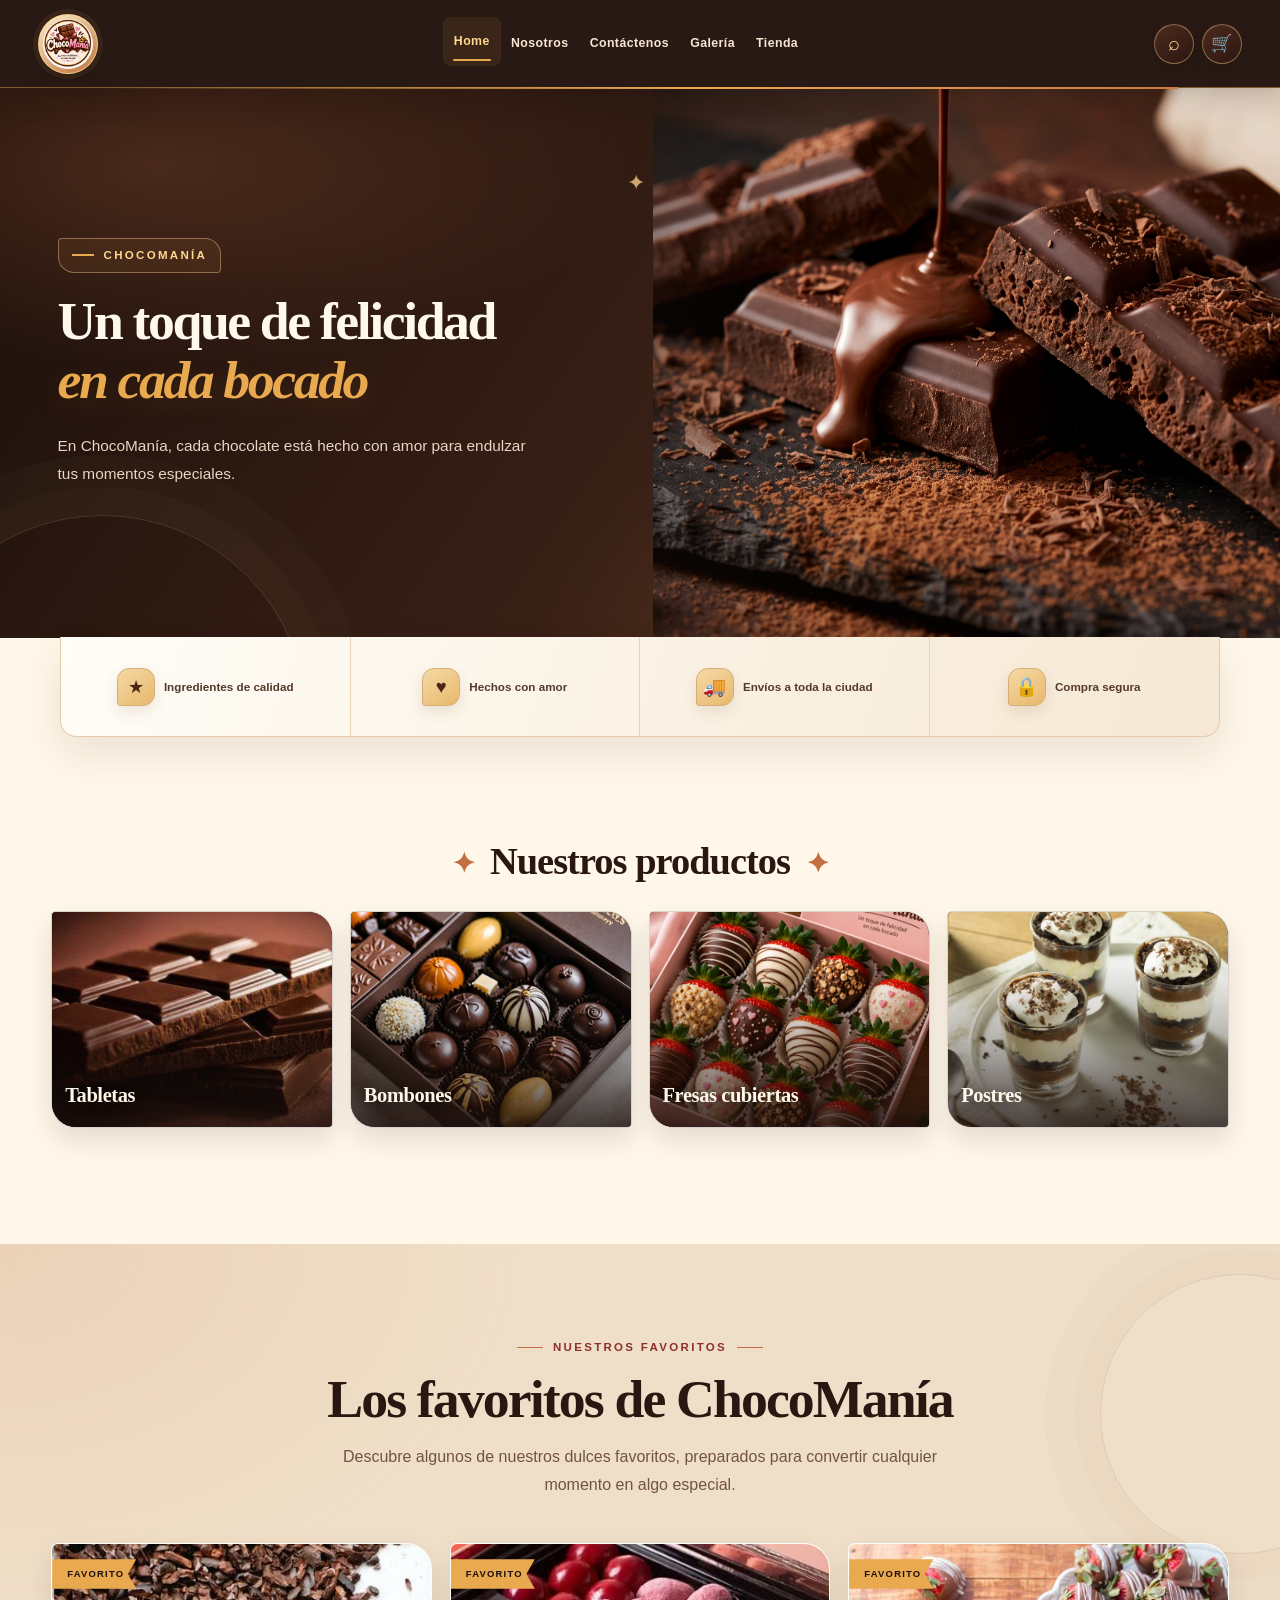
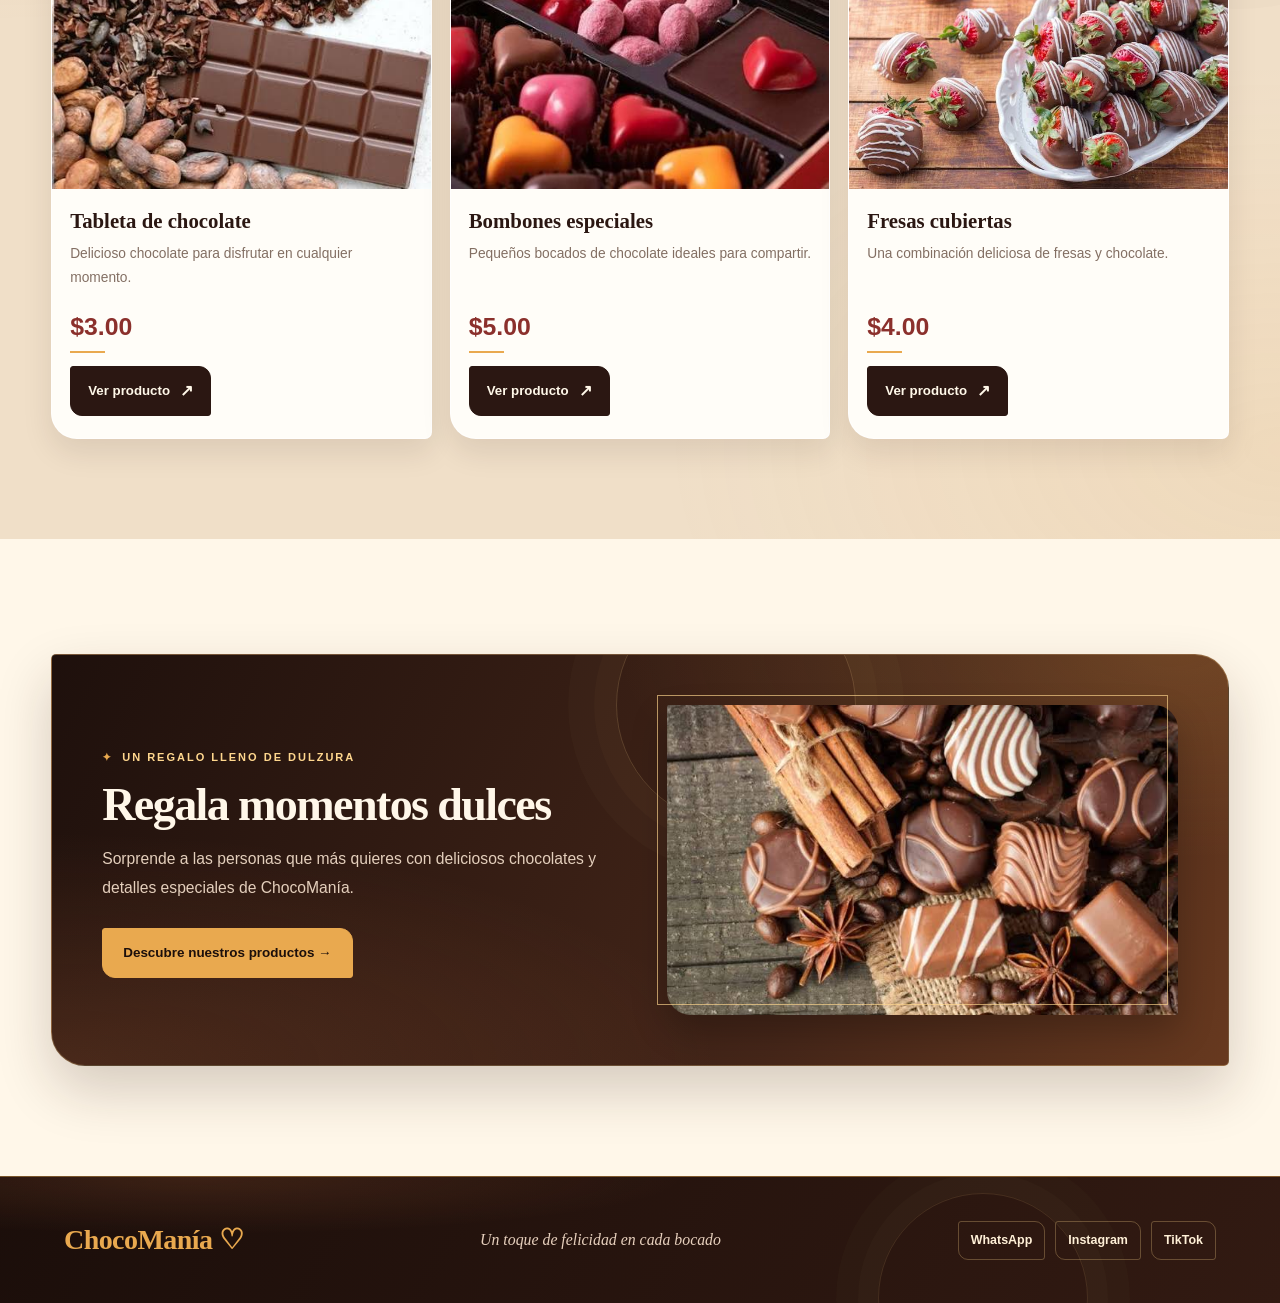
<file: index.html>
<!DOCTYPE html>
<html lang="es">
<head>
  <meta charset="UTF-8" />
  <meta name="viewport" content="width=device-width, initial-scale=1.0" />
  <title>ChocoManía</title>
  <link rel="stylesheet" href="style.css" />
  <script src="script.js" defer></script>
</head>
<body>
  <header class="topbar">
    <a href="index.html" class="marca" aria-label="ChocoManía">
      <img src="chocomania.jpeg" alt="Logo de ChocoManía" />
    </a>

    <nav class="main-nav" aria-label="Navegación principal">
      <ul>
        <li><a href="index.html" class="active" aria-current="page">Home</a></li>
        <li><a href="nosotros.html">Nosotros</a></li>
        <li><a href="contactos.html">Contáctenos</a></li>
        <li><a href="galeria.html">Galería</a></li>
        <li><a href="tienda.html">Tienda</a></li>
      </ul>
    </nav>

    <div class="header-actions">
      <button class="buscar" type="button" aria-label="Abrir buscador" aria-expanded="false">⌕</button>
      <button class="carrito" type="button" aria-label="Ir a la tienda">🛒</button>
    </div>
  </header>

  <main>
    <section class="inicio">
      <div class="parrafo-inicio">
        <p class="eyebrow">ChocoManía</p>
        <h1>Un toque de felicidad <span>en cada bocado</span></h1>
        <p>
          En ChocoManía, cada chocolate está hecho con amor para endulzar tus momentos especiales.
        </p>
      </div>

      <div class="imagen-inicio">
        <img src="chocolate-principal.jpg" alt="Selección de chocolates de ChocoManía" />
      </div>
    </section>

    <section class="caracteristicas-principales" aria-label="Ventajas de ChocoManía">
      <div>
        <span aria-hidden="true">★</span>
        <p>Ingredientes de calidad</p>
      </div>

      <div>
        <span aria-hidden="true">♥</span>
        <p>Hechos con amor</p>
      </div>

      <div>
        <span aria-hidden="true">🚚</span>
        <p>Envíos a toda la ciudad</p>
      </div>

      <div>
        <span aria-hidden="true">🔒</span>
        <p>Compra segura</p>
      </div>
    </section>

    <section class="productos" aria-labelledby="titulo-productos">
      <h2 id="titulo-productos">Nuestros productos</h2>

      <article class="producto-card">
        <img src="tabletas.jpg" alt="Tabletas de chocolate" />
        <div class="producto-overlay">
          <h3>Tabletas</h3>
        </div>
      </article>

      <article class="producto-card">
        <img src="bombones.jpg" alt="Bombones de chocolate" />
        <div class="producto-overlay dark">
          <h3>Bombones</h3>
        </div>
      </article>

      <article class="producto-card">
        <img src="fresas.png" alt="Fresas cubiertas de chocolate" />
        <div class="producto-overlay">
          <h3>Fresas cubiertas</h3>
        </div>
      </article>

      <article class="producto-card">
        <img src="postres.jpg" alt="Postres de chocolate" />
        <div class="producto-overlay dark">
          <h3>Postres</h3>
        </div>
      </article>
    </section>

    <section class="destacados" aria-labelledby="titulo-destacados">
      <div class="titulo-destacados">
        <span class="etiqueta-choco">Nuestros favoritos</span>
        <h2 id="titulo-destacados">Los favoritos de ChocoManía</h2>
        <p>
          Descubre algunos de nuestros dulces favoritos, preparados para convertir cualquier momento
          en algo especial.
        </p>
      </div>

      <div class="contenedor-destacados">
        <article class="producto-destacado">
          <img src="tabletas-de-chocolate.jpg" alt="Tableta de chocolate" />
          <div class="info-destacado">
            <h3>Tableta de chocolate</h3>
            <p>Delicioso chocolate para disfrutar en cualquier momento.</p>
            <span class="precio-destacado">$3.00</span>
            <a href="tienda.html" class="boton-choco">Ver producto</a>
          </div>
        </article>

        <article class="producto-destacado">
          <img src="bombones-de-chocolate-especiales.jpg" alt="Caja de bombones" />
          <div class="info-destacado">
            <h3>Bombones especiales</h3>
            <p>Pequeños bocados de chocolate ideales para compartir.</p>
            <span class="precio-destacado">$5.00</span>
            <a href="tienda.html" class="boton-choco">Ver producto</a>
          </div>
        </article>

        <article class="producto-destacado">
          <img src="fresas-cubi.jpg" alt="Fresas cubiertas de chocolate" />
          <div class="info-destacado">
            <h3>Fresas cubiertas</h3>
            <p>Una combinación deliciosa de fresas y chocolate.</p>
            <span class="precio-destacado">$4.00</span>
            <a href="tienda.html" class="boton-choco">Ver producto</a>
          </div>
        </article>
      </div>
    </section>

    <section class="promocion" aria-labelledby="titulo-promocion">
      <div class="contenido-promocion">
        <span class="etiqueta-promocion">Un regalo lleno de dulzura</span>
        <h2 id="titulo-promocion">Regala momentos dulces</h2>
        <p>
          Sorprende a las personas que más quieres con deliciosos chocolates y detalles especiales
          de ChocoManía.
        </p>
        <a href="tienda.html" class="boton-promocion">Descubre nuestros productos →</a>
      </div>

      <div class="imagen-promocion">
        <img src="choco-espe.jpg" alt="Chocolates especiales para regalar" />
      </div>
    </section>
  </main>

  <footer>
    <div class="tema">
      <h3>ChocoManía ♡</h3>
    </div>

    <div class="frase">
      <p>Un toque de felicidad en cada bocado</p>
    </div>

    <div class="redes" aria-label="Redes sociales">
      <a href="https://wa.me/593981088226" target="_blank" rel="noopener noreferrer">WhatsApp</a>
      <a href="https://www.instagram.com/chocopmania_1/" target="_blank" rel="noopener noreferrer">Instagram</a>
      <a href="https://www.tiktok.com/@chocopmania_1" target="_blank" rel="noopener noreferrer">TikTok</a>
    </div>
  </footer>
</body>
</html>
</file>
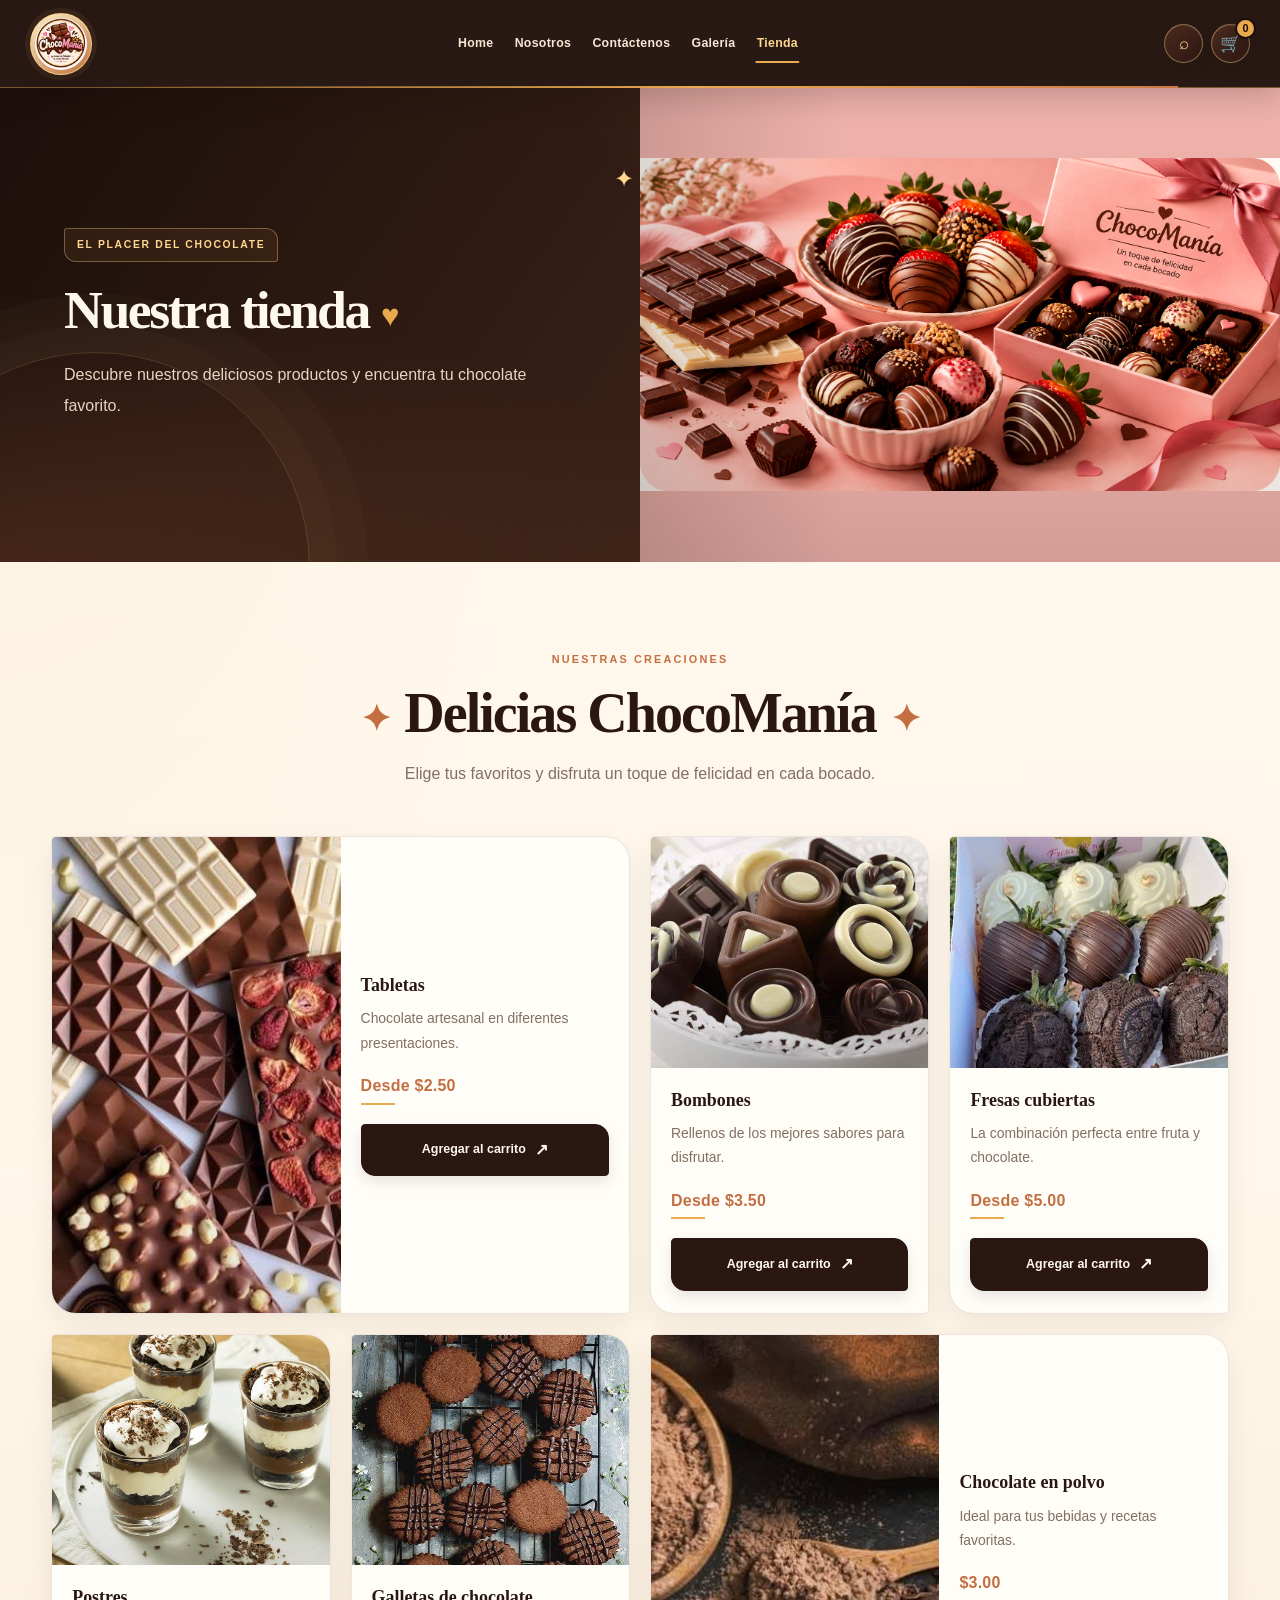
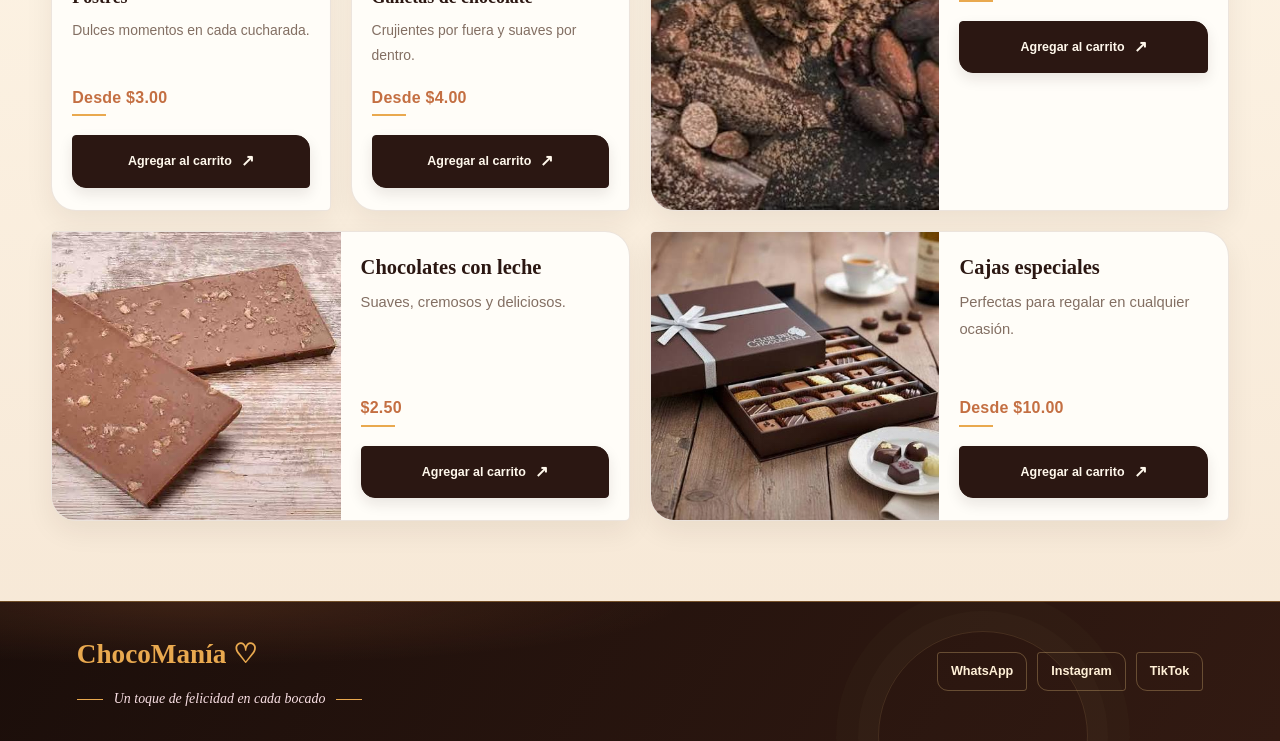
<file: tienda.html>
<!DOCTYPE html>
<html lang="es">
<head>
    <meta charset="UTF-8">
    <meta name="viewport" content="width=device-width, initial-scale=1.0">
    <title>Tienda | ChocoManía</title>
    <link rel="stylesheet" href="tienda.css">
    <script src="tienda.js" defer ></script>
</head>
<body>

    <header>
        <div class="marca">
            <img src="chocomania.jpeg" alt="Logo ChocoManía">
        </div>
        <nav>
            <ul>
                <li>
                    <a href="index.html">Home</a>
                </li>
                <li>
                    <a href="nosotros.html">Nosotros</a>
                </li>
                <li>
                    <a href="contactos.html">Contáctenos</a>
                </li>
                <li>
                    <a href="galeria.html">Galería</a>
                </li>
                <li>
                    <a href="tienda.html">Tienda</a>
                </li>
            </ul>
        </nav>
        <span class="buscar">⌕</span>
        <span class="carrito">🛒</span>
    </header>

    <section class="parte-inicio">
        <div class="categorias">
            <h1>Nuestra tienda</h1>
            <p>
                Descubre nuestros deliciosos productos
                y encuentra tu chocolate favorito.
            </p>
        </div>
        <div class="imagen-inicio">
            <img
                src="producto-tienda.png"
                alt="Chocolates ChocoManía">
        </div>
    </section>


    <main>

        <section class="tienda">
            <div class="titulo-tienda">
                <h2>Delicias ChocoManía</h2>
                <p>
                    Elige tus favoritos y disfruta
                    un toque de felicidad en cada bocado.
                </p>
            </div>

            <div class="lista-productos">
                <article class="producto">
                    <div class="imagen-producto">
                        <img
                            src="tabletas-chocolate.jpg"
                            alt="Tabletas de chocolate">
                    </div>
                    <div class="contenido-producto">
                        <h3>Tabletas</h3>
                        <p>
                            Chocolate artesanal en diferentes
                            presentaciones.
                        </p>
                        <span class="precio">
                            Desde $2.50
                        </span>
                        <button
                            class="agregar-carrito"
                            data-producto="Tabletas">
                            Agregar al carrito
                        </button>
                    </div>
                </article>

                <article class="producto">
                    <div class="imagen-producto">
                        <img
                            src="bombon.jpg"
                            alt="Bombones de chocolate">
                    </div>
                    <div class="contenido-producto">
                        <h3>Bombones</h3>
                        <p>
                            Rellenos de los mejores sabores
                            para disfrutar.
                        </p>
                        <span class="precio">
                            Desde $3.50
                        </span>
                        <button
                            class="agregar-carrito"
                            data-producto="Bombones">
                            Agregar al carrito
                        </button>
                    </div>
                </article>

                <article class="producto">
                    <div class="imagen-producto">
                        <img
                            src="fresas.jpg"
                            alt="Fresas cubiertas de chocolate">
                    </div>

                    <div class="contenido-producto">
                        <h3>Fresas cubiertas</h3>
                        <p>
                            La combinación perfecta entre
                            fruta y chocolate.
                        </p>
                        <span class="precio">
                            Desde $5.00
                        </span>
                        <button
                            class="agregar-carrito"
                            data-producto="Fresas cubiertas">
                            Agregar al carrito
                        </button>
                    </div>
                </article>

                <article class="producto">
                    <div class="imagen-producto">
                        <img
                            src="postres.jpg"
                            alt="Postres de chocolate">
                    </div>
                    <div class="contenido-producto">
                        <h3>Postres</h3>
                        <p>
                            Dulces momentos en cada
                            cucharada.
                        </p>
                        <span class="precio">
                            Desde $3.00
                        </span>
                        <button
                            class="agregar-carrito"
                            data-producto="Postres">
                            Agregar al carrito
                        </button>
                    </div>
                </article>

                <article class="producto">
                    <div class="imagen-producto">
                        <img
                            src="galletas.jpg"
                            alt="Galletas de chocolate">
                    </div>
                    <div class="contenido-producto">
                        <h3>Galletas de chocolate</h3>
                        <p>
                            Crujientes por fuera y suaves
                            por dentro.
                        </p>
                        <span class="precio">
                            Desde $4.00
                        </span>
                        <button
                            class="agregar-carrito"
                            data-producto="Galletas de chocolate">
                            Agregar al carrito
                        </button>
                    </div>
                </article>

                <article class="producto">
                    <div class="imagen-producto">
                        <img
                            src="chocopolvo.jpg"
                            alt="Chocolate en polvo">
                    </div>
                    <div class="contenido-producto">
                        <h3>Chocolate en polvo</h3>
                        <p>
                            Ideal para tus bebidas y
                            recetas favoritas.
                        </p>
                        <span class="precio">
                            $3.00
                        </span>
                        <button
                            class="agregar-carrito"
                            data-producto="Chocolate en polvo">
                            Agregar al carrito
                        </button>
                    </div>
                </article>

                <article class="producto">
                    <div class="imagen-producto">
                        <img
                            src="chocoleche.jpg"
                            alt="Chocolate con leche">
                    </div>
                    <div class="contenido-producto">
                        <h3>Chocolates con leche</h3>
                        <p>
                            Suaves, cremosos y deliciosos.
                        </p>
                        <span class="precio">
                            $2.50
                        </span>
                        <button
                            class="agregar-carrito"
                            data-producto="Chocolates con leche">
                            Agregar al carrito
                        </button>
                    </div>
                </article>

                <article class="producto">
                    <div class="imagen-producto">
                        <img
                            src="cajas.jpg"
                            alt="Cajas especiales de chocolate">
                    </div>
                    <div class="contenido-producto">
                        <h3>Cajas especiales</h3>
                        <p>
                            Perfectas para regalar en
                            cualquier ocasión.
                        </p>
                        <span class="precio">
                            Desde $10.00
                        </span>
                        <button
                            class="agregar-carrito"
                            data-producto="Cajas especiales">
                            Agregar al carrito
                        </button>
                    </div>
                </article>
            </div>
        </section>
    </main>

    <footer>
        <div class="tema">
            <h3>ChocoManía ♡</h3>
            <div>
                <span></span>
                <div class="frase">
                    <p>
                        Un toque de felicidad en cada bocado
                    </p>
                </div>
                <span></span>
            </div>
        </div>
        
        <div class="redes">
    <a href="https://wa.me/593981088226" target="_blank" rel="noopener noreferrer">
        WhatsApp
    </a>

    <a href="https://www.instagram.com/chocopmania_1/" target="_blank" rel="noopener noreferrer">
        Instagram
    </a>

    <a href="https://www.tiktok.com/@chocopmania_1" target="_blank" rel="noopener noreferrer">
        TikTok
    </a>
</div>
    </footer>

</body>
</html>
</file>
<file: style.css>
/*VARIABLES QUE VAMOS A UTILIZAR*/
:root {
    --crema: #fff7e9;
    --crema-2: #f3e4cf;
    --blanco: #fffdf8;
    --cacao: #2b1712;
    --cacao-2: #3b2018;
    --cacao-oscuro: #1c0f0b;
    --marron: #70412c;
    --marron-claro: #9d6846;
    --caramelo: #e9a94f;
    --caramelo-claro: #ffd78e;
    --cobre: #c46f42;
    --rojo-cacao: #8b302c;
    --verde: #84936b;
    --texto: #54392d;
    --gris: #836f63;
    --linea: #e7d3bc;
    --shadow: rgba(43, 23, 18, .14);
    --radio: 22px;
    --transicion: .35s cubic-bezier(.2, .7, .2, 1);
}

/*CONFIGURACION PARA QUE PUEDA ABRIR EN CUALQUIER NAVEGADOR*/
*,
*::before,
*::after {
    box-sizing: border-box;
    margin: 0;
    padding: 0;
}

/*INICIAMOS*/

html {
    scroll-behavior: smooth;
    scroll-padding-top: 100px;
}

body {
    min-width: 320px;
    font-family: "Trebuchet MS", Arial, Helvetica, sans-serif;
    background: var(--crema);
    color: var(--cacao);
    line-height: 1.65;
    overflow-x: hidden;
}

body::selection {
    background: var(--caramelo-claro);
    color: var(--cacao-oscuro);
}

::selection {
    background: var(--caramelo-claro);
    color: var(--cacao-oscuro);
}

img {
    display: block;
    max-width: 100%;
}

a {
    color: inherit;
    text-decoration: none;
}

button,
input {
    font: inherit;
}

button {
    cursor: pointer;
}

button:focus-visible,
a:focus-visible,
input:focus-visible {
    outline: 3px solid var(--caramelo);
    outline-offset: 4px;
}

main {
    width: 100%;
}


/*1. BARRA DE NAVEGACION*/

.topbar {
    position: sticky;
    top: 0;
    z-index: 1000;
    min-height: 88px;
    display: flex;
    align-items: center;
    justify-content: space-between;
    gap: clamp(14px, 2vw, 30px);
    padding: 10px clamp(22px, 6vw, 96px);
    background: rgba(35, 18, 13, .97);
    border-bottom: 1px solid rgba(233, 169, 79, .45);
    box-shadow: 0 8px 28px rgba(28, 15, 11, .2);
    backdrop-filter: blur(14px);
    -webkit-backdrop-filter: blur(14px);
    animation: barraEntra .8s ease both;
}

.topbar::after {
    content: "";
    position: absolute;
    bottom: -2px;
    left: 8%;
    width: 84%;
    height: 2px;
    background: linear-gradient(
        90deg,
        transparent,
        var(--caramelo),
        var(--cobre),
        var(--caramelo),
        transparent
    );
    background-size: 220% 100%;
    animation: lineaBrillante 7s linear infinite;
    pointer-events: none;
}

.marca {
    position: relative;
    z-index: 1;
    display: flex;
    align-items: center;
    justify-content: center;
    width: 68px;
    height: 68px;
    flex: 0 0 68px;
    padding: 4px;
    border: 1px solid rgba(255, 215, 142, .7);
    border-radius: 50%;
    background: linear-gradient(145deg, #fff0c9, #bd713c);
    box-shadow:
        0 0 0 5px rgba(233, 169, 79, .08),
        0 8px 22px rgba(0, 0, 0, .2);
    transition:
        transform var(--transicion),
        box-shadow var(--transicion);
}

.marca:hover {
    transform: rotate(-5deg) scale(1.07);
    box-shadow:
        0 0 0 7px rgba(233, 169, 79, .11),
        0 12px 28px rgba(0, 0, 0, .26);
}

.marca img {
    width: 100%;
    height: 100%;
    object-fit: cover;
    border-radius: 50%;
}

.main-nav {
    display: flex;
    flex: 1;
    justify-content: center;
    min-width: 0;
}

.main-nav ul {
    display: flex;
    align-items: center;
    justify-content: center;
    flex-wrap: wrap;
    gap: clamp(14px, 2.5vw, 38px);
    list-style: none;
}

.main-nav li {
    list-style: none;
}

.main-nav a {
    position: relative;
    display: inline-block;
    padding: 9px 1px;
    color: #f7e6d2;
    font-size: .83rem;
    font-weight: 700;
    letter-spacing: .035em;
    transition:
        color var(--transicion),
        transform var(--transicion);
}

.main-nav a::before {
    content: "";
    position: absolute;
    left: 50%;
    bottom: 0;
    width: 0;
    height: 2px;
    border-radius: 9px;
    background: var(--caramelo);
    transform: translateX(-50%);
    transition: width var(--transicion);
}

.main-nav a::after {
    content: "";
    position: absolute;
    inset: -5px -10px;
    z-index: -1;
    border-radius: 8px;
    background: rgba(233, 169, 79, 0);
    transition: background var(--transicion);
}

.main-nav a:hover,
.main-nav a.active {
    color: var(--caramelo-claro);
    transform: translateY(-2px);
}

.main-nav a:hover::before,
.main-nav a.active::before {
    width: 100%;
}

.main-nav a:hover::after,
.main-nav a.active::after {
    background: rgba(233, 169, 79, .09);
}

.header-actions {
    display: flex;
    align-items: center;
    gap: 10px;
    flex-shrink: 0;
}

.buscar,
.carrito {
    position: relative;
    display: grid;
    place-items: center;
    width: 43px;
    height: 43px;
    border: 1px solid rgba(255, 215, 142, .4);
    border-radius: 50%;
    background: linear-gradient(145deg, #4c2a1d, #2b1712);
    color: var(--caramelo-claro);
    font-size: 1.25rem;
    box-shadow:
        inset 0 1px 0 rgba(255, 255, 255, .06),
        0 6px 15px rgba(0, 0, 0, .16);
    transition:
        transform var(--transicion),
        color var(--transicion),
        background var(--transicion),
        box-shadow var(--transicion);
}

.buscar:hover,
.carrito:hover {
    transform: translateY(-3px) rotate(-4deg);
    color: var(--cacao-oscuro);
    background: var(--caramelo);
    box-shadow: 0 9px 22px rgba(233, 169, 79, .25);
}

.carrito {
    font-size: 1.08rem;
}


/*2. PORTADA*/

.inicio {
    position: relative;
    isolation: isolate;
    display: grid;
    grid-template-columns: minmax(0, 1.02fr) minmax(0, .98fr);
    align-items: stretch;
    min-height: clamp(480px, 48vw, 650px);
    overflow: hidden;
    color: var(--crema);
    background:
        radial-gradient(
            ellipse at 12% 14%,
            rgba(196, 111, 66, .24),
            transparent 30%
        ),
        radial-gradient(
            ellipse at 85% 100%,
            rgba(233, 169, 79, .16),
            transparent 36%
        ),
        linear-gradient(
            125deg,
            #1c0f0b 0%,
            #382016 55%,
            #59301c 100%
        );
}

.inicio::before {
    content: "";
    position: absolute;
    z-index: -1;
    width: clamp(220px, 32vw, 470px);
    aspect-ratio: 1;
    left: -8%;
    bottom: -52%;
    border: 1px solid rgba(255, 215, 142, .17);
    border-radius: 50%;
    box-shadow:
        0 0 0 28px rgba(255, 215, 142, .025),
        0 0 0 60px rgba(255, 215, 142, .02);
    animation: orbitaLenta 26s linear infinite;
    pointer-events: none;
}

.inicio::after {
    content: "✦";
    position: absolute;
    z-index: 1;
    top: 14%;
    left: 49%;
    color: var(--caramelo-claro);
    font-size: 1.4rem;
    opacity: .75;
    animation: estrellaFlota 4s ease-in-out infinite;
    pointer-events: none;
}

.parrafo-inicio {
    position: relative;
    z-index: 2;
    align-self: center;
    padding:
        clamp(50px, 7vw, 105px)
        clamp(28px, 6.5vw, 100px)
        clamp(50px, 7vw, 105px)
        clamp(30px, 8vw, 125px);
    animation: textoHero .9s .1s cubic-bezier(.2, .7, .2, 1) both;
}

.eyebrow {
    display: inline-flex;
    align-items: center;
    gap: 10px;
    margin-bottom: 22px;
    padding: 7px 13px;
    border: 1px solid rgba(255, 215, 142, .4);
    border-radius: 4px 16px 4px 16px;
    background: rgba(233, 169, 79, .08);
    color: var(--caramelo-claro);
    font-size: .72rem;
    font-weight: 800;
    letter-spacing: .2em;
    text-transform: uppercase;
}

.eyebrow::before {
    content: "";
    width: 22px;
    height: 2px;
    background: var(--caramelo);
}

.parrafo-inicio h1 {
    max-width: 720px;
    margin: 0 0 25px;
    color: #fff8ec;
    font-family: Georgia, "Times New Roman", serif;
    font-size: clamp(3rem, 5.4vw, 5.6rem);
    font-weight: 700;
    line-height: .98;
    letter-spacing: -.045em;
    text-wrap: balance;
}

.parrafo-inicio h1 span {
    display: block;
    margin-top: .12em;
    color: var(--caramelo);
    font-style: italic;
    text-shadow: 0 7px 28px rgba(233, 169, 79, .14);
}

.parrafo-inicio > p:not(.eyebrow) {
    max-width: 490px;
    color: #e8d5c2;
    font-size: clamp(.97rem, 1.3vw, 1.12rem);
    line-height: 1.85;
}

.imagen-inicio {
    position: relative;
    z-index: 1;
    align-self: stretch;
    min-width: 0;
    min-height: 420px;
    overflow: hidden;
    background: #59301c;
    clip-path: polygon(12% 0, 100% 0, 100% 100%, 0 100%);
    animation: imagenHero 1.1s .08s cubic-bezier(.2, .7, .2, 1) both;
}

.imagen-inicio::before {
    content: "";
    position: absolute;
    z-index: 1;
    inset: 0;
    background:
        linear-gradient(90deg, rgba(28, 15, 11, .35), transparent 28%),
        linear-gradient(0deg, rgba(28, 15, 11, .18), transparent 45%);
    pointer-events: none;
}

.imagen-inicio::after {
    content: "CHOCOLATE · FELICIDAD · CHOCOLATE";
    position: absolute;
    z-index: 2;
    right: 7%;
    bottom: 8%;
    padding: 9px 13px;
    border: 1px solid rgba(255, 247, 233, .5);
    background: rgba(28, 15, 11, .56);
    color: #fff4de;
    font-size: .62rem;
    font-weight: 800;
    letter-spacing: .18em;
    backdrop-filter: blur(8px);
    transform: translateY(12px);
    opacity: 0;
    transition:
        opacity var(--transicion),
        transform var(--transicion);
}

.imagen-inicio:hover::after {
    opacity: 1;
    transform: translateY(0);
}

.imagen-inicio img {
    width: 100%;
    height: 100%;
    min-height: inherit;
    object-fit: cover;
    object-position: center;
    filter: saturate(1.07) contrast(1.03);
    transform: scale(1.02);
    transition:
        transform 1.1s cubic-bezier(.2, .7, .2, 1),
        filter .7s ease;
}

.imagen-inicio:hover img {
    transform: scale(1.085);
    filter: saturate(1.18) contrast(1.05);
}

/*3. BENEFICIOS*/

.caracteristicas-principales {
    position: relative;
    z-index: 3;
    display: grid;
    grid-template-columns: repeat(4, minmax(0, 1fr));
    width: min(1240px, 90%);
    margin: -1px auto 0;
    border: 1px solid #e3cba9;
    border-top: 0;
    border-radius: 0 0 16px 16px;
    background: linear-gradient(110deg, #fffdf7, #f6e8d4);
    box-shadow: 0 17px 38px rgba(43, 23, 18, .09);
    overflow: hidden;
}

.caracteristicas-principales > div {
    position: relative;
    display: flex;
    align-items: center;
    justify-content: center;
    gap: 12px;
    min-height: 99px;
    padding: 19px 14px;
    border-right: 1px solid #e7d4b9;
    transition:
        background var(--transicion),
        transform var(--transicion);
}

.caracteristicas-principales > div:last-child {
    border-right: 0;
}

.caracteristicas-principales > div::before {
    content: "";
    position: absolute;
    left: 0;
    bottom: 0;
    width: 100%;
    height: 3px;
    background: linear-gradient(90deg, var(--cobre), var(--caramelo));
    transform: scaleX(0);
    transform-origin: left;
    transition: transform var(--transicion);
}

.caracteristicas-principales > div:hover {
    background: #fff9ed;
}

.caracteristicas-principales > div:hover::before {
    transform: scaleX(1);
}

.caracteristicas-principales span {
    display: grid;
    place-items: center;
    flex: 0 0 43px;
    width: 43px;
    height: 43px;
    border: 1px solid #d6ad78;
    border-radius: 12px 12px 12px 3px;
    background: linear-gradient(145deg, #f5d9a6, #e8b86c);
    color: #4a2518;
    font-size: 1.15rem;
    box-shadow: 0 6px 14px rgba(112, 65, 44, .12);
    transition:
        transform var(--transicion),
        border-radius var(--transicion),
        box-shadow var(--transicion);
}

.caracteristicas-principales > div:hover span {
    transform: rotate(-7deg) scale(1.08);
    border-radius: 50%;
    box-shadow: 0 9px 20px rgba(112, 65, 44, .17);
}

.caracteristicas-principales p {
    color: var(--texto);
    font-size: .78rem;
    font-weight: 800;
    line-height: 1.4;
}


/*4. CATEGORIA DE LOS PRODUCTOS*/

.productos {
    position: relative;
    display: grid;
    grid-template-columns: repeat(4, minmax(0, 1fr));
    gap: 21px;
    width: min(1240px, 88%);
    margin: clamp(66px, 8vw, 105px) auto 0;
    padding-top: 0;
}

.productos h2 {
    position: relative;
    top: auto;
    left: auto;
    grid-column: 1 / -1;
    width: 100%;
    margin: 0 0 11px;
    text-align: center;
    transform: none;
    font-family: Georgia, "Times New Roman", serif;
    font-size: clamp(2.2rem, 3.6vw, 3.4rem);
    line-height: 1.12;
    letter-spacing: -.025em;
    color: var(--cacao);
}

.productos h2::before,
.productos h2::after {
    content: "✦";
    display: inline-block;
    margin: 0 16px;
    color: var(--cobre);
    font-family: Arial, sans-serif;
    font-size: .72em;
    vertical-align: middle;
}

.productos h2::after {
    content: "✦";
}

.producto-card {
    position: relative;
    isolation: isolate;
    height: clamp(175px, 17vw, 230px);
    overflow: hidden;
    border: 1px solid rgba(255, 255, 255, .8);
    border-radius: 5px 25px 5px 25px;
    background: var(--cacao-2);
    box-shadow: 0 12px 27px rgba(43, 23, 18, .12);
    transform: translateY(0);
    transition:
        transform .45s cubic-bezier(.2, .7, .2, 1),
        box-shadow .45s ease,
        border-radius .45s ease;
}

.producto-card::before {
    content: "";
    position: absolute;
    z-index: 1;
    inset: 0;
    background: linear-gradient(
        0deg,
        rgba(28, 15, 11, .88) 0%,
        rgba(28, 15, 11, .28) 42%,
        transparent 75%
    );
    opacity: .9;
    transition: opacity .4s ease;
    pointer-events: none;
}

.producto-card::after {
    content: "VER CATEGORÍA  ↗";
    position: absolute;
    z-index: 2;
    top: 14px;
    right: 13px;
    padding: 6px 9px;
    border: 1px solid rgba(255, 215, 142, .6);
    border-radius: 2px 10px 2px 10px;
    background: rgba(28, 15, 11, .55);
    color: var(--caramelo-claro);
    font-size: .56rem;
    font-weight: 900;
    letter-spacing: .11em;
    opacity: 0;
    transform: translateY(-5px);
    transition:
        opacity var(--transicion),
        transform var(--transicion);
}

.producto-card:hover {
    z-index: 2;
    transform: translateY(-9px) scale(1.018);
    border-radius: 22px 5px 22px 5px;
    box-shadow: 0 22px 38px rgba(43, 23, 18, .22);
}

.producto-card:hover::before {
    opacity: 1;
}

.producto-card:hover::after {
    opacity: 1;
    transform: translateY(0);
}

.producto-card img {
    width: 100%;
    height: 100%;
    object-fit: cover;
    transition:
        transform .8s cubic-bezier(.2, .7, .2, 1),
        filter .55s ease;
}

.producto-card:hover img {
    transform: scale(1.1) rotate(.7deg);
    filter: saturate(1.12) contrast(1.06);
}

.producto-overlay {
    position: absolute;
    z-index: 2;
    left: 0;
    bottom: 0;
    width: 100%;
    min-height: 66px;
    display: flex;
    align-items: flex-end;
    justify-content: flex-start;
    padding: 12px 17px 15px;
    background: transparent;
    transition: padding var(--transicion);
}

.producto-overlay.dark {
    background: transparent;
}

.producto-overlay h3 {
    color: #fff8e9;
    text-align: left;
    font-family: Georgia, "Times New Roman", serif;
    font-size: clamp(1.25rem, 1.8vw, 1.7rem);
    font-weight: 700;
    letter-spacing: -.02em;
    text-shadow: 0 3px 12px rgba(0, 0, 0, .45);
}

.producto-card:hover .producto-overlay {
    padding-bottom: 21px;
}


/*5. PRODUCTOS DESTACADOS*/

.destacados {
    position: relative;
    width: 100%;
    margin: clamp(75px, 9vw, 118px) auto 0;
    padding:
        clamp(54px, 7vw, 86px)
        6%
        clamp(66px, 8vw, 100px);
    overflow: hidden;
    background:
        radial-gradient(
            ellipse at 0% 0%,
            rgba(196, 111, 66, .12),
            transparent 30%
        ),
        radial-gradient(
            ellipse at 100% 90%,
            rgba(233, 169, 79, .1),
            transparent 34%
        ),
        #f0dfc8;
}

.destacados::before {
    content: "";
    position: absolute;
    top: 30px;
    right: -100px;
    width: 280px;
    height: 280px;
    border: 1px solid rgba(112, 65, 44, .13);
    border-radius: 50%;
    box-shadow:
        0 0 0 25px rgba(112, 65, 44, .025),
        0 0 0 55px rgba(112, 65, 44, .02);
    pointer-events: none;
}

.titulo-destacados {
    position: relative;
    z-index: 1;
    max-width: 780px;
    margin: 0 auto 43px;
    text-align: center;
}

.etiqueta-choco {
    display: inline-flex;
    align-items: center;
    gap: 10px;
    margin-bottom: 13px;
    color: var(--rojo-cacao);
    font-size: .72rem;
    font-weight: 900;
    letter-spacing: .2em;
    text-transform: uppercase;
}

.etiqueta-choco::before,
.etiqueta-choco::after {
    content: "";
    width: 26px;
    height: 1px;
    background: var(--cobre);
}

.titulo-destacados h2 {
    margin-bottom: 15px;
    color: var(--cacao);
    font-family: Georgia, "Times New Roman", serif;
    font-size: clamp(2.3rem, 4.2vw, 3.65rem);
    line-height: 1.08;
    letter-spacing: -.035em;
    text-wrap: balance;
}

.titulo-destacados p {
    max-width: 650px;
    margin: 0 auto;
    color: #715345;
    font-size: 1rem;
    line-height: 1.8;
}

.contenedor-destacados {
    position: relative;
    z-index: 1;
    display: grid;
    grid-template-columns: repeat(3, minmax(0, 1fr));
    gap: clamp(18px, 2.2vw, 30px);
    width: min(1240px, 100%);
    margin: 0 auto;
}

.producto-destacado {
    position: relative;
    display: flex;
    flex-direction: column;
    overflow: hidden;
    border: 1px solid rgba(255, 255, 255, .78);
    border-radius: 7px 26px 7px 26px;
    background: var(--blanco);
    box-shadow: 0 13px 30px rgba(43, 23, 18, .1);
    transition:
        transform .45s cubic-bezier(.2, .7, .2, 1),
        box-shadow .45s ease,
        border-radius .45s ease;
}

.producto-destacado::before {
    content: "FAVORITO";
    position: absolute;
    z-index: 3;
    top: 15px;
    left: 0;
    padding: 7px 12px 7px 15px;
    background: var(--caramelo);
    color: var(--cacao-oscuro);
    font-size: .59rem;
    font-weight: 900;
    letter-spacing: .13em;
    clip-path: polygon(
        0 0,
        100% 0,
        90% 50%,
        100% 100%,
        0 100%
    );
}

.producto-destacado:hover {
    transform: translateY(-11px);
    border-radius: 25px 6px 25px 6px;
    box-shadow: 0 25px 48px rgba(43, 23, 18, .19);
}

.producto-destacado img {
    width: 100%;
    height: clamp(210px, 21vw, 285px);
    object-fit: cover;
    transition:
        transform .8s cubic-bezier(.2, .7, .2, 1),
        filter .5s ease;
}

.producto-destacado:hover img {
    transform: scale(1.07);
    filter: saturate(1.09);
}

.info-destacado {
    display: flex;
    flex: 1;
    flex-direction: column;
    align-items: flex-start;
    padding: 23px 24px 26px;
}

.info-destacado h3 {
    margin-bottom: 8px;
    color: var(--cacao);
    font-family: Georgia, "Times New Roman", serif;
    font-size: 1.45rem;
    line-height: 1.2;
}

.info-destacado p {
    margin-bottom: 18px;
    color: var(--gris);
    font-size: .91rem;
    line-height: 1.7;
}

.precio-destacado {
    position: relative;
    display: inline-block;
    margin: auto 0 18px;
    color: var(--rojo-cacao);
    font-size: 1.55rem;
    font-weight: 900;
}

.precio-destacado::after {
    content: "";
    position: absolute;
    left: 0;
    bottom: -5px;
    width: 35px;
    height: 2px;
    background: var(--caramelo);
    transition: width .35s ease;
}

.producto-destacado:hover .precio-destacado::after {
    width: 100%;
}

.boton-choco {
    position: relative;
    display: inline-flex;
    align-items: center;
    justify-content: center;
    gap: 10px;
    min-height: 44px;
    padding: 11px 17px;
    overflow: hidden;
    border: 1px solid var(--cacao);
    border-radius: 3px 12px 3px 12px;
    background: var(--cacao);
    color: #fff8e9;
    font-size: .83rem;
    font-weight: 800;
    transition:
        background var(--transicion),
        color var(--transicion),
        transform var(--transicion),
        box-shadow var(--transicion);
}

.boton-choco::after {
    content: "↗";
    font-size: 1rem;
    transition: transform var(--transicion);
}

.boton-choco:hover {
    background: var(--caramelo);
    border-color: var(--caramelo);
    color: var(--cacao-oscuro);
    transform: translateY(-3px);
    box-shadow: 0 9px 20px rgba(196, 111, 66, .23);
}

.boton-choco:hover::after {
    transform: translate(3px, -2px);
}


/*6. SECCION PROMOCIONAL*/

.promocion {
    position: relative;
    isolation: isolate;
    display: flex;
    align-items: center;
    justify-content: space-between;
    gap: clamp(30px, 5vw, 70px);
    width: min(1240px, 88%);
    margin: clamp(75px, 9vw, 115px) auto 0;
    padding: clamp(30px, 5vw, 62px);
    overflow: hidden;
    border: 1px solid rgba(255, 215, 142, .26);
    border-radius: 5px 34px 5px 34px;
    background:
        radial-gradient(
            ellipse at 0 100%,
            rgba(196, 111, 66, .22),
            transparent 40%
        ),
        radial-gradient(
            ellipse at 95% 0,
            rgba(233, 169, 79, .17),
            transparent 35%
        ),
        linear-gradient(115deg, #1e100c, #452619 66%, #67391f);
    box-shadow: 0 24px 55px rgba(43, 23, 18, .2);
}

.promocion::before {
    content: "";
    position: absolute;
    z-index: -1;
    top: -70px;
    left: 48%;
    width: 240px;
    aspect-ratio: 1;
    border: 1px solid rgba(255, 215, 142, .18);
    border-radius: 50%;
    box-shadow:
        0 0 0 22px rgba(255, 215, 142, .025),
        0 0 0 48px rgba(255, 215, 142, .02);
}

.contenido-promocion {
    position: relative;
    z-index: 1;
    flex: 1 1 48%;
}

.etiqueta-promocion {
    display: inline-flex;
    align-items: center;
    gap: 9px;
    margin-bottom: 15px;
    color: var(--caramelo-claro);
    font-size: .69rem;
    font-weight: 900;
    letter-spacing: .18em;
    text-transform: uppercase;
}

.etiqueta-promocion::before {
    content: "✦";
    color: var(--caramelo);
}

.contenido-promocion h2 {
    max-width: 600px;
    margin-bottom: 17px;
    color: #fff7e9;
    font-family: Georgia, "Times New Roman", serif;
    font-size: clamp(2.2rem, 4.1vw, 3.7rem);
    line-height: 1.03;
    letter-spacing: -.035em;
    text-wrap: balance;
}

.contenido-promocion p {
    max-width: 520px;
    margin-bottom: 26px;
    color: #e4cfbc;
    font-size: .98rem;
    line-height: 1.8;
}

.boton-promocion {
    position: relative;
    display: inline-flex;
    align-items: center;
    justify-content: center;
    gap: 10px;
    min-height: 48px;
    padding: 13px 20px;
    border: 1px solid var(--caramelo);
    border-radius: 3px 13px 3px 13px;
    background: var(--caramelo);
    color: var(--cacao-oscuro);
    font-size: .84rem;
    font-weight: 900;
    overflow: hidden;
    transition:
        transform var(--transicion),
        background var(--transicion),
        box-shadow var(--transicion);
}

.boton-promocion:hover {
    transform: translateY(-4px);
    background: var(--caramelo-claro);
    box-shadow: 0 12px 26px rgba(233, 169, 79, .25);
}

.boton-promocion::after {
    content: "";
    position: absolute;
    top: -40%;
    left: -45%;
    width: 28%;
    height: 180%;
    background: rgba(255, 255, 255, .45);
    transform: rotate(25deg);
    transition: left .7s ease;
}

.boton-promocion:hover::after {
    left: 130%;
}

.imagen-promocion {
    position: relative;
    flex: 1 1 46%;
    min-width: 0;
}

.imagen-promocion::before {
    content: "";
    position: absolute;
    z-index: 1;
    inset: -10px 10px 10px -10px;
    border: 1px solid rgba(255, 215, 142, .65);
    pointer-events: none;
    transition: inset .4s ease;
}

.imagen-promocion img {
    position: relative;
    z-index: 0;
    width: 100%;
    height: clamp(250px, 26vw, 350px);
    border-radius: 2px 24px 2px 24px;
    object-fit: cover;
    box-shadow: 0 15px 36px rgba(0, 0, 0, .24);
    transition:
        transform .65s cubic-bezier(.2, .7, .2, 1),
        filter .5s ease;
}

.imagen-promocion:hover::before {
    inset: -5px 5px 5px -5px;
}

.imagen-promocion:hover img {
    transform: translateY(-4px) scale(1.025);
    filter: saturate(1.12);
}


/*7. PIE DE PAGINA O MEJOR DICHO FOOTER*/

footer {
    position: relative;
    display: flex;
    align-items: center;
    justify-content: space-between;
    gap: 24px;
    margin-top: clamp(70px, 9vw, 110px);
    padding: 40px clamp(22px, 8vw, 120px);
    overflow: hidden;
    border-top: 1px solid rgba(233, 169, 79, .45);
    background:
        radial-gradient(
            ellipse at 15% 0,
            rgba(196, 111, 66, .18),
            transparent 32%
        ),
        linear-gradient(120deg, #1b0e0a, #321a12);
    color: #fff4e2;
}

footer::before {
    content: "";
    position: absolute;
    bottom: -100px;
    right: 15%;
    width: 210px;
    height: 210px;
    border: 1px solid rgba(255, 215, 142, .12);
    border-radius: 50%;
    box-shadow:
        0 0 0 20px rgba(255, 215, 142, .02),
        0 0 0 42px rgba(255, 215, 142, .015);
    pointer-events: none;
}

.tema,
.frase,
.redes {
    position: relative;
    z-index: 1;
}

.tema h3 {
    color: var(--caramelo);
    font-family: Georgia, "Times New Roman", serif;
    font-size: 1.75rem;
    letter-spacing: -.02em;
}

.frase p {
    color: #e7d0bd;
    text-align: center;
    font-family: Georgia, "Times New Roman", serif;
    font-size: .99rem;
    font-style: italic;
}

.redes {
    display: flex;
    align-items: center;
    gap: 10px;
    flex-wrap: wrap;
}

.redes a {
    display: inline-flex;
    align-items: center;
    justify-content: center;
    padding: 8px 12px;
    border: 1px solid rgba(255, 215, 142, .28);
    border-radius: 3px 10px 3px 10px;
    color: #fff0d7;
    font-size: .78rem;
    font-weight: 700;
    transition:
        color var(--transicion),
        background var(--transicion),
        border-color var(--transicion),
        transform var(--transicion);
}

.redes a:hover {
    color: var(--cacao-oscuro);
    background: var(--caramelo);
    border-color: var(--caramelo);
    transform: translateY(-3px);
}


/*8. DISEÑO DEL BUSCADOR(LA LUPA)*/

.buscador {
    position: absolute;
    top: calc(100% + 10px);
    right: clamp(18px, 6vw, 95px);
    z-index: 2000;
    width: min(330px, calc(100vw - 32px));
    padding: 17px;
    border: 1px solid #d9b37c;
    border-radius: 4px 18px 4px 18px;
    background: #fffaf0;
    box-shadow: 0 22px 45px rgba(28, 15, 11, .25);
    display: none;
    transform-origin: top right;
}

.buscador.mostrar {
    display: block;
    animation: buscadorEntra .25s ease both;
}

.buscador input {
    width: 100%;
    min-height: 45px;
    padding: 11px 14px;
    border: 1px solid #dbc5aa;
    border-radius: 3px 11px 3px 11px;
    outline: none;
    background: #fffdf8;
    color: var(--cacao);
    transition:
        border-color var(--transicion),
        box-shadow var(--transicion);
}

.buscador input::placeholder {
    color: #9b8575;
}

.buscador input:focus {
    border-color: var(--cobre);
    box-shadow: 0 0 0 4px rgba(196, 111, 66, .13);
}

.estado-busqueda {
    margin-top: 9px;
    color: var(--gris);
    font-size: .74rem;
    line-height: 1.5;
}

.solo-lectores {
    position: absolute;
    width: 1px;
    height: 1px;
    margin: -1px;
    padding: 0;
    overflow: hidden;
    clip: rect(0, 0, 0, 0);
    white-space: nowrap;
    border: 0;
}

/*9. ANIMACIONES PARA LA PAGINA INICIO DE CHOCOMANIA*/

@keyframes barraEntra {
    from {
        opacity: 0;
        transform: translateY(-15px);
    }

    to {
        opacity: 1;
        transform: translateY(0);
    }
}

@keyframes lineaBrillante {
    0% {
        background-position: 100% 0;
    }

    100% {
        background-position: -120% 0;
    }
}

@keyframes textoHero {
    from {
        opacity: 0;
        transform: translateX(-35px);
    }

    to {
        opacity: 1;
        transform: translateX(0);
    }
}

@keyframes imagenHero {
    from {
        opacity: 0;
        transform: translateX(35px) scale(1.035);
    }

    to {
        opacity: 1;
        transform: translateX(0) scale(1);
    }
}

@keyframes orbitaLenta {
    from {
        transform: rotate(0) scale(1);
    }

    50% {
        transform: rotate(180deg) scale(1.05);
    }

    to {
        transform: rotate(360deg) scale(1);
    }
}

@keyframes estrellaFlota {
    0%,
    100% {
        transform: translateY(0) rotate(0);
        opacity: .55;
    }

    50% {
        transform: translateY(-10px) rotate(25deg);
        opacity: 1;
    }
}

@keyframes buscadorEntra {
    from {
        opacity: 0;
        transform: translateY(-8px) scale(.98);
    }

    to {
        opacity: 1;
        transform: translateY(0) scale(1);
    }
}

@keyframes revelarSeccion {
    from {
        opacity: 0;
        transform: translateY(28px);
    }

    to {
        opacity: 1;
        transform: translateY(0);
    }
}

@keyframes brilloTarjeta {
    0% {
        transform: translateX(-160%) skewX(-20deg);
    }

    100% {
        transform: translateX(240%) skewX(-20deg);
    }
}

/* El JavaScript agrega las clases .revelar y .visible */

body.animaciones-listas .revelar {
    opacity: 0;
    transform: translateY(28px);
}

body.animaciones-listas .revelar.visible {
    animation: revelarSeccion .75s cubic-bezier(.2, .7, .2, 1) both;
}

.imagen-inicio,
.producto-card,
.producto-destacado,
.imagen-promocion {
    min-width: 0;
}

.producto-card img,
.producto-destacado img,
.imagen-promocion img {
    max-width: 100%;
}

.buscar:focus-visible,
.carrito:focus-visible,
.boton-choco:focus-visible,
.boton-promocion:focus-visible {
    outline: 3px solid var(--caramelo);
    outline-offset: 4px;
}


/*10. REPOSIVES PARA QUE SE PUEDA VER BIEN EN DIFERENTES DISPOSITIVOS*/

@media (max-width: 700px) {

    /*AJUSTES GENERALES */

    html {
        scroll-padding-top: 130px;
    }

    body {
        min-width: 320px;
    }


    /* BARRA DE NAVEGACIÓN  */

    .topbar {
        display: grid;
        grid-template-columns: 56px minmax(0, 1fr);
        grid-template-rows: 56px auto;
        align-items: center;
        gap: 8px 12px;

        min-height: auto;
        padding: 10px 15px 12px;
    }

    .marca {
        grid-column: 1;
        grid-row: 1;

        width: 54px;
        height: 54px;
        flex: 0 0 54px;
    }

    .main-nav {
        grid-column: 1 / -1;
        grid-row: 2;

        display: flex;
        width: 100%;
        min-width: 0;
    }

    .main-nav ul {
        display: flex;
        align-items: center;
        justify-content: center;
        flex-wrap: wrap;

        width: 100%;
        gap: 5px 14px;
    }

    .main-nav a {
        padding: 5px 1px;
        font-size: .72rem;
        letter-spacing: .015em;
    }

    .header-actions {
        grid-column: 2;
        grid-row: 1;

        display: flex;
        align-items: center;
        justify-self: end;
        gap: 8px;

        min-width: 0;
    }

    .buscar,
    .carrito {
        width: 39px;
        height: 39px;
        font-size: 1.1rem;
    }

    .carrito {
        font-size: 1rem;
    }


    /*  BUSCADOR  */

    .buscador {
        top: calc(100% + 8px);
        right: 12px;
        width: min(330px, calc(100vw - 24px));
        padding: 15px;
    }


    /*PORTADA PRINCIPAL*/

    .inicio {
        grid-template-columns: minmax(0, 1fr);
        min-height: auto;
    }

    .inicio::before {
        width: 220px;
        left: -100px;
        bottom: -110px;
    }

    .inicio::after {
        top: 20px;
        left: auto;
        right: 8%;
        font-size: 1.15rem;
    }

    .parrafo-inicio {
        padding: 53px 25px 38px;
    }

    .eyebrow {
        gap: 8px;
        margin-bottom: 19px;
        padding: 7px 10px;
        font-size: .62rem;
        letter-spacing: .13em;
    }

    .eyebrow::before {
        width: 16px;
    }

    .parrafo-inicio h1 {
        max-width: 100%;
        margin-bottom: 20px;

        font-size: clamp(2.55rem, 9vw, 3.5rem);
        line-height: 1.02;
        letter-spacing: -.04em;
    }

    .parrafo-inicio h1 span {
        margin-top: .1em;
    }

    .parrafo-inicio > p:not(.eyebrow) {
        max-width: 100%;
        font-size: .94rem;
        line-height: 1.8;
    }

    .imagen-inicio {
        width: 100%;
        height: clamp(250px, 75vw, 360px);
        min-height: 0;

        clip-path: none;
    }

    .imagen-inicio img {
        width: 100%;
        height: 100%;
        min-height: 0;

        object-fit: cover;
        object-position: center;
    }

    .imagen-inicio::before {
        background:
            linear-gradient(
                0deg,
                rgba(28, 15, 11, .2),
                transparent 55%
            );
    }

    .imagen-inicio::after {
        right: 14px;
        bottom: 14px;

        padding: 7px 9px;
        font-size: .5rem;
        letter-spacing: .1em;
    }


    /*BENEFICIOS*/

    .caracteristicas-principales {
        grid-template-columns: repeat(2, minmax(0, 1fr));

        width: 92%;
        margin: 0 auto;

        border-top: 1px solid #e3cba9;
        border-radius: 0 0 13px 13px;
    }

    .caracteristicas-principales > div {
        justify-content: flex-start;
        gap: 9px;

        min-width: 0;
        min-height: 78px;
        padding: 12px 9px;

        border-right: 0;
        border-bottom: 1px solid #e7d4b9;
    }

    .caracteristicas-principales > div:nth-child(odd) {
        border-right: 1px solid #e7d4b9;
    }

    .caracteristicas-principales > div:nth-child(n + 3) {
        border-bottom: 0;
    }

    .caracteristicas-principales > div:last-child {
        border-right: 0;
    }

    .caracteristicas-principales span {
        flex: 0 0 35px;
        width: 35px;
        height: 35px;

        border-radius: 10px 10px 10px 3px;
        font-size: .95rem;
    }

    .caracteristicas-principales p {
        font-size: .7rem;
        line-height: 1.4;
    }


    /*CATEGORIA DE LOS PRODUCTOS*/

    .productos {
        grid-template-columns: repeat(2, minmax(0, 1fr));

        width: 92%;
        gap: 14px;

        margin: 59px auto 0;
    }

    .productos h2 {
        grid-column: 1 / -1;

        margin-bottom: 7px;
        font-size: clamp(1.8rem, 6.5vw, 2.5rem);
        line-height: 1.15;
    }

    .productos h2::before,
    .productos h2::after {
        margin: 0 5px;
        font-size: .65em;
    }

    .producto-card {
        height: clamp(155px, 34vw, 210px);

        border-radius: 4px 18px 4px 18px;
    }

    .producto-card::after {
        top: 9px;
        right: 8px;

        padding: 5px 6px;
        font-size: .45rem;
        letter-spacing: .06em;
    }

    .producto-overlay {
        min-height: 57px;
        padding: 10px 10px 13px;
    }

    .producto-overlay h3 {
        font-size: clamp(1rem, 3.7vw, 1.4rem);
        line-height: 1.2;
        overflow-wrap: anywhere;
    }


    /*PRODUCTOS DESTACADOS*/

    .destacados {
        margin-top: 68px;
        padding: 50px 5% 58px;
    }

    .destacados::before {
        top: 15px;
        right: -130px;
        width: 220px;
        height: 220px;
    }

    .titulo-destacados {
        margin-bottom: 30px;
    }

    .etiqueta-choco {
        gap: 7px;
        font-size: .62rem;
        letter-spacing: .12em;
    }

    .etiqueta-choco::before,
    .etiqueta-choco::after {
        width: 17px;
    }

    .titulo-destacados h2 {
        margin-bottom: 13px;
        font-size: clamp(2rem, 7vw, 2.8rem);
        line-height: 1.1;
    }

    .titulo-destacados p {
        font-size: .91rem;
        line-height: 1.75;
    }

    .contenedor-destacados {
        grid-template-columns: minmax(0, 1fr);
        gap: 24px;

        width: 100%;
        max-width: 440px;
        margin: 0 auto;
    }

    .producto-destacado {
        border-radius: 5px 20px 5px 20px;
    }

    .producto-destacado img {
        height: 235px;
    }

    .info-destacado {
        padding: 20px 20px 23px;
    }

    .info-destacado h3 {
        font-size: 1.35rem;
    }

    .info-destacado p {
        font-size: .88rem;
        line-height: 1.7;
    }

    .precio-destacado {
        font-size: 1.4rem;
    }

    .boton-choco {
        min-height: 44px;
        max-width: 100%;
        font-size: .8rem;
    }


    /*SECCION PROMOCIONAL*/

    .promocion {
        flex-direction: column;
        align-items: stretch;
        gap: 32px;

        width: 92%;
        margin: 65px auto 0;
        padding: 27px 23px;

        border-radius: 4px 24px 4px 24px;
    }

    .promocion::before {
        top: -90px;
        left: auto;
        right: -80px;

        width: 190px;
    }

    .contenido-promocion {
        flex: 1 1 auto;
        min-width: 0;
    }

    .etiqueta-promocion {
        gap: 7px;
        font-size: .61rem;
        letter-spacing: .12em;
    }

    .contenido-promocion h2 {
        margin-bottom: 14px;
        font-size: clamp(2rem, 7vw, 2.8rem);
        line-height: 1.08;
    }

    .contenido-promocion p {
        margin-bottom: 22px;
        font-size: .91rem;
        line-height: 1.75;
    }

    .boton-promocion {
        min-height: 46px;
        padding: 12px 15px;
        font-size: .8rem;
    }

    .imagen-promocion {
        flex: 1 1 auto;
        width: 100%;
    }

    .imagen-promocion img {
        height: clamp(220px, 60vw, 330px);
        border-radius: 2px 18px 2px 18px;
    }


    /*FOOTER*/

    footer {
        flex-direction: column;
        justify-content: center;
        align-items: center;
        gap: 20px;

        margin-top: 65px;
        padding: 32px 20px;

        text-align: center;
    }

    footer::before {
        right: -50px;
        bottom: -120px;
    }

    .tema,
    .frase,
    .redes {
        width: 100%;
    }

    .tema h3 {
        font-size: 1.65rem;
    }

    .frase p {
        font-size: .88rem;
        line-height: 1.65;
    }

    .redes {
        justify-content: center;
        gap: 9px;
    }

    .redes a {
        padding: 8px 11px;
        font-size: .75rem;
    }
}


/*PARA CELULARES MAS O MENOS PEQUEÑOS*/

@media (max-width: 359px) {

    .topbar {
        grid-template-columns: 48px minmax(0, 1fr);
        grid-template-rows: 50px auto;

        gap: 7px 8px;
        padding: 9px 11px 11px;
    }

    .marca {
        width: 47px;
        height: 47px;
        flex-basis: 47px;
    }

    .header-actions {
        gap: 7px;
    }

    .buscar,
    .carrito {
        width: 36px;
        height: 36px;
        font-size: 1rem;
    }

    .main-nav ul {
        column-gap: 10px;
        row-gap: 4px;
    }

    .main-nav a {
        font-size: .67rem;
    }

    .parrafo-inicio {
        padding: 46px 19px 32px;
    }

    .eyebrow {
        font-size: .56rem;
        letter-spacing: .1em;
    }

    .parrafo-inicio h1 {
        font-size: 2.4rem;
    }

    .parrafo-inicio > p:not(.eyebrow) {
        font-size: .88rem;
    }

    .imagen-inicio {
        height: 250px;
    }

    .caracteristicas-principales {
        width: 94%;
    }

    .caracteristicas-principales > div {
        gap: 7px;
        padding: 10px 7px;
    }

    .caracteristicas-principales span {
        flex-basis: 30px;
        width: 30px;
        height: 30px;
        font-size: .85rem;
    }

    .caracteristicas-principales p {
        font-size: .64rem;
    }

    .productos {
        width: 94%;
        gap: 10px;
        margin-top: 49px;
    }

    .productos h2 {
        font-size: 1.65rem;
    }

    .productos h2::before,
    .productos h2::after {
        margin: 0 3px;
    }

    .producto-card {
        height: 148px;
        border-radius: 4px 14px 4px 14px;
    }

    .producto-overlay {
        padding: 8px 8px 11px;
    }

    .producto-overlay h3 {
        font-size: .98rem;
    }

    .destacados {
        margin-top: 55px;
        padding: 43px 4% 48px;
    }

    .titulo-destacados h2 {
        font-size: 1.95rem;
    }

    .titulo-destacados p {
        font-size: .86rem;
    }

    .info-destacado {
        padding: 18px 16px 20px;
    }

    .info-destacado h3 {
        font-size: 1.25rem;
    }

    .producto-destacado img {
        height: 205px;
    }

    .promocion {
        width: 94%;
        padding: 23px 17px;
    }

    .contenido-promocion h2 {
        font-size: 1.95rem;
    }

    .contenido-promocion p {
        font-size: .87rem;
    }

    .boton-promocion {
        width: 100%;
        padding-inline: 10px;
        font-size: .75rem;
    }

    .imagen-promocion img {
        height: 215px;
    }
}


/*CELL TAMAÑO NORMAL SEGUN GOOGLE*/

@media (min-width: 360px) and (max-width: 480px) {

    .parrafo-inicio h1 {
        font-size: clamp(2.6rem, 9vw, 3.25rem);
    }

    .productos h2 {
        font-size: clamp(1.85rem, 6.5vw, 2.25rem);
    }

    .producto-card {
        height: clamp(165px, 42vw, 195px);
    }

    .contenedor-destacados {
        max-width: 410px;
    }

    .producto-destacado img {
        height: clamp(215px, 60vw, 250px);
    }
}

/*CELULARES GRANDES*/

@media (min-width: 481px) and (max-width: 700px) {

    .topbar {
        padding-inline: 22px;
    }

    .parrafo-inicio {
        padding: 62px 36px 43px;
    }

    .parrafo-inicio h1 {
        max-width: 540px;
        font-size: clamp(3.1rem, 7.5vw, 3.8rem);
    }

    .parrafo-inicio > p:not(.eyebrow) {
        max-width: 530px;
        font-size: 1rem;
    }

    .imagen-inicio {
        height: clamp(300px, 57vw, 370px);
    }

    .caracteristicas-principales {
        width: min(620px, 92%);
    }

    .productos {
        width: min(620px, 92%);
        gap: 17px;
    }

    .productos h2 {
        font-size: clamp(2.2rem, 5.5vw, 2.7rem);
    }

    .producto-card {
        height: clamp(190px, 35vw, 225px);
    }

    .producto-overlay {
        padding-inline: 13px;
    }

    .producto-overlay h3 {
        font-size: clamp(1.2rem, 3vw, 1.5rem);
    }

    .destacados {
        padding-inline: 5%;
    }

    .contenedor-destacados {
        max-width: 620px;
        gap: 20px;
    }

    /* Tarjetas horizontales para aprovechar el ancho disponible */

    .producto-destacado {
        display: grid;
        grid-template-columns: minmax(0, .85fr) minmax(0, 1.15fr);
        align-items: stretch;
    }

    .producto-destacado img {
        width: 100%;
        height: 100%;
        min-height: 250px;
        object-fit: cover;
    }

    .info-destacado {
        min-width: 0;
        padding: 22px 17px;
    }

    .info-destacado h3 {
        font-size: 1.23rem;
    }

    .info-destacado p {
        font-size: .82rem;
        line-height: 1.65;
    }

    .precio-destacado {
        font-size: 1.35rem;
    }

    .boton-choco {
        width: 100%;
        padding-inline: 10px;
        font-size: .75rem;
    }

    .promocion {
        width: min(620px, 92%);
        padding: 30px;
    }

    .contenido-promocion h2 {
        font-size: clamp(2.3rem, 5.8vw, 3rem);
    }

    .imagen-promocion img {
        height: clamp(260px, 48vw, 320px);
    }
}


/*PARA LAPTOPS*/

@media (min-width: 1025px) and (max-width: 1325px) {

    .topbar {
        gap: 18px;
        padding-inline: 3vw;
    }

    .marca {
        width: 60px;
        height: 60px;
        flex-basis: 60px;
    }

    .main-nav ul {
        gap: clamp(10px, 1.5vw, 20px);
    }

    .main-nav a {
        font-size: .77rem;
    }

    .header-actions {
        gap: 8px;
    }

    .buscar,
    .carrito {
        width: 40px;
        height: 40px;
    }


    /* Portada */

    .inicio {
        min-height: clamp(440px, 43vw, 570px);
    }

    .parrafo-inicio {
        padding:
            clamp(42px, 5vw, 66px)
            clamp(24px, 4vw, 54px)
            clamp(42px, 5vw, 66px)
            clamp(28px, 4.5vw, 62px);
    }

    .parrafo-inicio h1 {
        font-size: clamp(2.8rem, 4.2vw, 4rem);
    }

    .parrafo-inicio > p:not(.eyebrow) {
        font-size: .96rem;
    }

    .imagen-inicio {
        min-height: 400px;
    }


    /* Beneficios */

    .caracteristicas-principales {
        width: min(1160px, 92%);
    }

    .caracteristicas-principales > div {
        gap: 9px;
        padding-inline: 10px;
    }

    .caracteristicas-principales span {
        flex-basis: 38px;
        width: 38px;
        height: 38px;
    }

    .caracteristicas-principales p {
        font-size: .73rem;
    }


    /* Categorías */

    .productos {
        width: 92%;
        gap: 17px;
    }

    .productos h2 {
        font-size: clamp(2.1rem, 3vw, 2.8rem);
    }

    .producto-card {
        height: clamp(175px, 17vw, 220px);
    }

    .producto-overlay {
        padding-inline: 13px;
    }

    .producto-overlay h3 {
        font-size: clamp(1.15rem, 1.6vw, 1.45rem);
    }


    /* Productos destacados */

    .destacados {
        padding-inline: 4%;
    }

    .contenedor-destacados {
        gap: 18px;
    }

    .producto-destacado img {
        height: clamp(190px, 21vw, 245px);
    }

    .info-destacado {
        padding: 20px 18px 22px;
    }

    .info-destacado h3 {
        font-size: 1.3rem;
    }

    .info-destacado p {
        font-size: .86rem;
    }


    /* Promoción */

    .promocion {
        width: 92%;
        gap: 32px;
        padding: clamp(30px, 4vw, 50px);
    }

    .contenido-promocion h2 {
        font-size: clamp(2.3rem, 3.6vw, 3.2rem);
    }

    .imagen-promocion img {
        height: clamp(240px, 25vw, 310px);
    }

    footer {
        padding-inline: 5vw;
    }
}


/*PARA MONITORES DE 1920PX * 1080PX*/

@media (min-width: 1920px) {

    .topbar {
        padding-inline: max(96px, calc((100vw - 1680px) / 2));
    }

    .marca {
        width: 74px;
        height: 74px;
        flex-basis: 74px;
    }

    .main-nav ul {
        gap: clamp(26px, 2vw, 42px);
    }

    .main-nav a {
        font-size: .9rem;
    }

    .buscar,
    .carrito {
        width: 47px;
        height: 47px;
    }


    /* Portada amplia */

    .inicio {
        min-height: clamp(650px, 39vw, 800px);
    }

    .parrafo-inicio {
        padding:
            clamp(75px, 7vw, 115px)
            clamp(65px, 6vw, 115px)
            clamp(75px, 7vw, 115px)
            clamp(100px, 8vw, 150px);
    }

    .parrafo-inicio h1 {
        max-width: 850px;
        font-size: clamp(5rem, 5.2vw, 6.7rem);
    }

    .parrafo-inicio > p:not(.eyebrow) {
        max-width: 580px;
        font-size: 1.15rem;
    }

    .imagen-inicio {
        min-height: 600px;
    }


    /* Beneficios */

    .caracteristicas-principales {
        width: min(1400px, 90%);
    }

    .caracteristicas-principales > div {
        min-height: 110px;
        gap: 15px;
    }

    .caracteristicas-principales span {
        flex-basis: 48px;
        width: 48px;
        height: 48px;
        font-size: 1.25rem;
    }

    .caracteristicas-principales p {
        font-size: .86rem;
    }


    /* Categorías */

    .productos {
        width: min(1450px, 88%);
        gap: 26px;
    }

    .productos h2 {
        font-size: clamp(3rem, 3.1vw, 3.8rem);
    }

    .producto-card {
        height: clamp(245px, 14vw, 300px);
    }

    .producto-overlay {
        padding: 18px 22px 21px;
    }

    .producto-overlay h3 {
        font-size: clamp(1.6rem, 1.8vw, 2rem);
    }


    /* Productos destacados */

    .destacados {
        padding:
            clamp(75px, 7vw, 105px)
            max(6%, calc((100vw - 1500px) / 2))
            clamp(80px, 8vw, 120px);
    }

    .titulo-destacados {
        max-width: 900px;
        margin-bottom: 52px;
    }

    .titulo-destacados h2 {
        font-size: clamp(3.4rem, 3.7vw, 4.4rem);
    }

    .titulo-destacados p {
        font-size: 1.08rem;
    }

    .contenedor-destacados {
        max-width: 1450px;
        gap: 30px;
    }

    .producto-destacado img {
        height: clamp(330px, 21vw, 410px);
    }

    .info-destacado {
        padding: 28px 30px 32px;
    }

    .info-destacado h3 {
        font-size: 1.7rem;
    }

    .info-destacado p {
        font-size: 1rem;
    }

    .precio-destacado {
        font-size: 1.8rem;
    }

    .boton-choco {
        min-height: 49px;
        padding-inline: 22px;
        font-size: .9rem;
    }


    /* Bloque promocional */

    .promocion {
        width: min(1400px, 88%);
        gap: 75px;
        padding: 65px;
    }

    .contenido-promocion h2 {
        font-size: clamp(3.5rem, 3.7vw, 4.4rem);
    }

    .contenido-promocion p {
        font-size: 1.08rem;
    }

    .imagen-promocion img {
        height: clamp(330px, 21vw, 410px);
    }


    /* Pie de página */

    footer {
        padding-inline: max(8vw, calc((100vw - 1500px) / 2));
        min-height: 145px;
    }

    .tema h3 {
        font-size: 1.9rem;
    }

    .frase p {
        font-size: 1rem;
    }

    .redes a {
        padding: 10px 15px;
        font-size: .84rem;
    }
}
</file>
<file: tienda.css>
/*VARIBLES QUE SE VA UTILIZAR*/
:root {
    --crema: #fff7e9;
    --crema-2: #f3e4cf;
    --blanco: #fffdf8;

    --cacao: #2b1712;
    --cacao-2: #3b2018;
    --cacao-oscuro: #1c0f0b;

    --marron: #70412c;
    --marron-claro: #9d6846;

    --caramelo: #e9a94f;
    --caramelo-claro: #ffd78e;
    --cobre: #c46f42;

    --rosa: #ed5b85;
    --rosa-claro: #f9dddd;

    --texto: #54392d;
    --gris: #836f63;

    --linea: #e7d3bc;
    --sombra: rgba(43, 23, 18, .14);

    --radio: 22px;
    --transicion: .35s cubic-bezier(.2, .7, .2, 1);
}
/*INICIAMOS*/
*,
*::before,
*::after {
    box-sizing: border-box;
    margin: 0;
    padding: 0;
}

html {
    scroll-behavior: smooth;
    scroll-padding-top: 110px;
}

body {
    min-width: 320px;
    overflow-x: hidden;

    font-family: "Trebuchet MS", Arial, Helvetica, sans-serif;
    line-height: 1.65;

    background:
        radial-gradient(
            ellipse at 0 12%,
            rgba(233, 169, 79, .08),
            transparent 32%
        ),
        linear-gradient(
            180deg,
            #fff8f0,
            var(--crema) 50%,
            #f6e7d5
        );

    color: var(--cacao);
}

::selection {
    background: var(--caramelo-claro);
    color: var(--cacao-oscuro);
}

img {
    display: block;
    max-width: 100%;
}

a {
    color: inherit;
    text-decoration: none;
}

button,
input {
    font: inherit;
}

button {
    cursor: pointer;
}

button:focus-visible,
a:focus-visible,
input:focus-visible {
    outline: 3px solid var(--caramelo);
    outline-offset: 4px;
}


header {
    position: sticky;
    top: 0;
    z-index: 1000;

    display: flex;
    align-items: center;
    justify-content: space-between;

    gap: clamp(14px, 2vw, 30px);

    width: 100%;
    min-height: 88px;

    padding: 10px clamp(22px, 6vw, 96px);

    background: rgba(35, 18, 13, .97);

    border-bottom: 1px solid rgba(233, 169, 79, .45);

    box-shadow: 0 8px 28px rgba(28, 15, 11, .2);

    backdrop-filter: blur(14px);
    -webkit-backdrop-filter: blur(14px);

    animation: barraEntra .7s ease both;
}

header::after {
    content: "";

    position: absolute;
    bottom: -1px;
    left: 8%;

    width: 84%;
    height: 2px;

    background: linear-gradient(
        90deg,
        transparent,
        var(--caramelo),
        var(--cobre),
        var(--caramelo),
        transparent
    );

    background-size: 220% 100%;

    animation: lineaBrillante 7s linear infinite;

    pointer-events: none;
}


.marca {
    position: relative;
    z-index: 1;

    display: flex;
    align-items: center;
    justify-content: center;

    width: 68px;
    height: 68px;
    flex: 0 0 68px;

    padding: 4px;

    border: 1px solid rgba(255, 215, 142, .7);
    border-radius: 50%;

    background: linear-gradient(
        145deg,
        #fff0c9,
        #bd713c
    );

    box-shadow:
        0 0 0 5px rgba(233, 169, 79, .08),
        0 8px 22px rgba(0, 0, 0, .2);

    transition:
        transform var(--transicion),
        box-shadow var(--transicion);
}

.marca:hover {
    transform: rotate(-5deg) scale(1.06);

    box-shadow:
        0 0 0 7px rgba(233, 169, 79, .11),
        0 12px 28px rgba(0, 0, 0, .26);
}

.marca img {
    width: 100%;
    height: 100%;

    object-fit: cover;
    border-radius: 50%;
}

nav {
    display: flex;
    align-items: center;
    justify-content: center;

    flex: 1;
    min-width: 0;
}

nav ul {
    display: flex;
    align-items: center;
    justify-content: center;
    flex-wrap: wrap;

    gap: clamp(14px, 2.5vw, 36px);

    list-style: none;
}

nav ul li {
    list-style: none;
}

nav ul li a {
    position: relative;

    display: inline-block;

    padding: 9px 1px;

    color: #f7e6d2;

    font-size: .83rem;
    font-weight: 700;
    letter-spacing: .025em;

    white-space: nowrap;

    transition:
        color var(--transicion),
        transform var(--transicion);
}


nav ul li a::after {
    content: "";

    position: absolute;
    bottom: 0;
    left: 50%;

    width: 0;
    height: 2px;

    border-radius: 9px;

    background: var(--caramelo);

    transform: translateX(-50%);

    transition: width var(--transicion);
}

nav ul li a:hover {
    color: var(--caramelo-claro);
    transform: translateY(-2px);
}

nav ul li a:hover::after {
    width: 100%;
}

nav ul li:last-child a {
    color: var(--caramelo-claro);
}

nav ul li:last-child a::after {
    width: 100%;
}

.header-actions {
    position: relative;
    z-index: 2;

    display: flex;
    flex-direction: row;
    align-items: center;
    justify-content: center;

    flex: 0 0 auto;
    flex-wrap: nowrap;

    gap: 12px;

    width: auto;
    min-width: max-content;
}


.buscar,
.carrito {
    position: relative;

    display: grid;
    place-items: center;

    width: 43px;
    height: 43px;
    flex: 0 0 43px;

    border: 1px solid rgba(255, 215, 142, .4);
    border-radius: 50%;

    background: linear-gradient(
        145deg,
        #4c2a1d,
        #2b1712
    );

    color: var(--caramelo-claro);

    font-size: 1.2rem;

    box-shadow:
        inset 0 1px 0 rgba(255, 255, 255, .06),
        0 6px 15px rgba(0, 0, 0, .16);

    transition:
        transform var(--transicion),
        color var(--transicion),
        background var(--transicion),
        box-shadow var(--transicion);
}

.buscar:hover,
.carrito:hover {
    transform: translateY(-3px);

    color: var(--cacao-oscuro);
    background: var(--caramelo);

    box-shadow: 0 9px 22px rgba(233, 169, 79, .25);
}

.buscar:active,
.carrito:active {
    transform: translateY(-1px) scale(.96);
}

.contador-carrito {
    position: absolute;
    top: -7px;
    right: -7px;
    z-index: 2;

    display: flex;
    align-items: center;
    justify-content: center;

    min-width: 21px;
    height: 21px;
    padding: 0 5px;

    border: 2px solid var(--cacao-oscuro);
    border-radius: 50px;

    background: var(--caramelo);
    color: var(--cacao-oscuro);

    font-size: .68rem;
    font-weight: 900;
    line-height: 1;

    box-shadow: 0 3px 8px rgba(0, 0, 0, .2);
}


.parte-inicio {
    position: relative;
    isolation: isolate;

    display: grid;
    grid-template-columns: minmax(0, 1fr) minmax(0, 1fr);
    align-items: stretch;

    min-height: clamp(400px, 40vw, 540px);

    overflow: hidden;

    background:
        radial-gradient(
            ellipse at 0 100%,
            rgba(196, 111, 66, .19),
            transparent 40%
        ),
        radial-gradient(
            ellipse at 95% 0,
            rgba(233, 169, 79, .16),
            transparent 37%
        ),
        linear-gradient(
            125deg,
            #1c0f0b,
            #382016 55%,
            #59301c
        );

    color: var(--crema);
}


.parte-inicio::before {
    content: "";

    position: absolute;
    z-index: -1;

    left: -120px;
    bottom: -220px;

    width: 430px;
    height: 430px;

    border: 1px solid rgba(255, 215, 142, .17);
    border-radius: 50%;

    box-shadow:
        0 0 0 27px rgba(255, 215, 142, .025),
        0 0 0 58px rgba(255, 215, 142, .02);

    animation: orbitaLenta 30s linear infinite;

    pointer-events: none;
}

.parte-inicio::after {
    content: "✦";

    position: absolute;
    top: 15%;
    left: 48%;

    color: var(--caramelo-claro);
    font-size: 1.5rem;

    animation: estrellaFlota 4s ease-in-out infinite;

    pointer-events: none;
}

.categorias {
    position: relative;
    z-index: 1;

    display: flex;
    flex-direction: column;
    justify-content: center;

    width: 100%;
    min-width: 0;

    padding:
        clamp(45px, 6vw, 85px)
        clamp(30px, 5vw, 75px)
        clamp(45px, 6vw, 85px)
        clamp(35px, 8vw, 125px);

    animation: textoDesdeIzquierda .85s .1s ease both;
}

.categorias::after {
    content: "EL PLACER DEL CHOCOLATE";

    display: inline-flex;
    align-items: center;

    order: -1;

    width: fit-content;

    margin-bottom: 22px;
    padding: 7px 12px;

    border: 1px solid rgba(255, 215, 142, .35);
    border-radius: 3px 12px 3px 12px;

    background: rgba(233, 169, 79, .08);

    color: var(--caramelo-claro);

    font-size: .65rem;
    font-weight: 900;
    letter-spacing: .16em;
}


.categorias h1 {
    position: relative;

    max-width: 660px;

    margin-bottom: 23px;

    color: #fff8ec;

    font-family: Georgia, "Times New Roman", serif;
    font-size: clamp(2.8rem, 5.2vw, 5rem);
    font-weight: 700;
    line-height: 1;
    letter-spacing: -.045em;

    text-wrap: balance;

    animation: tituloTienda .85s .15s ease both;
}

.categorias h1::after {
    content: "♥";

    display: inline-block;

    margin-left: 12px;

    color: var(--caramelo);
    font-size: .58em;
    vertical-align: middle;

    animation: corazonFlota 3.5s ease-in-out infinite;
}


.categorias p {
    max-width: 470px;

    color: #e8d5c2;

    font-size: clamp(.97rem, 1.25vw, 1.1rem);
    line-height: 1.9;

    animation: textoDesdeIzquierda .9s .25s ease both;
}


.imagen-inicio {
    position: relative;
    isolation: isolate;

    width: 100%;
    min-width: 0;
    min-height: 400px;

    overflow: hidden;

    background: #edb1aa;

    animation: imagenDesdeDerecha 1s .1s ease both;
}


.imagen-inicio::before {
    content: "";

    position: absolute;
    z-index: 1;
    inset: 0;

    background:
        linear-gradient(
            90deg,
            rgba(28, 15, 11, .15),
            transparent 32%
        ),
        linear-gradient(
            0deg,
            rgba(28, 15, 11, .12),
            transparent 48%
        );

    pointer-events: none;
}


.imagen-inicio img {
    width: 100%;
    height: 100%;
    min-height: inherit;

    object-fit: contain;
    object-position: center;

    filter: saturate(1.08) contrast(1.03);

    transform: scale(1);

    transition: filter .6s ease;
}

.imagen-inicio:hover img {
    transform: scale(1);
    filter: saturate(1.17) contrast(1.05);
}


.tienda {
    width: min(1300px, 90%);

    margin: 0 auto;

    padding: clamp(62px, 7vw, 92px) 0 70px;
}

.titulo-tienda {
    position: relative;

    max-width: 800px;

    margin: 0 auto clamp(34px, 4vw, 48px);

    text-align: center;
}

.titulo-tienda::before {
    content: "NUESTRAS CREACIONES";

    display: block;

    margin-bottom: 13px;

    color: var(--cobre);

    font-size: .68rem;
    font-weight: 900;
    letter-spacing: .2em;
}

.titulo-tienda h2 {
    margin-bottom: 14px;

    color: var(--cacao);

    font-family: Georgia, "Times New Roman", serif;
    font-size: clamp(2.2rem, 4.4vw, 3.5rem);
    font-weight: 700;
    line-height: 1.12;
    letter-spacing: -.035em;

    text-wrap: balance;
}

.titulo-tienda h2::before,
.titulo-tienda h2::after {
    display: inline-block;

    color: var(--cobre);
    font-size: .65em;
    vertical-align: middle;
}

.titulo-tienda h2::before {
    content: "✦";
    margin-right: 15px;
}

.titulo-tienda h2::after {
    content: "✦";
    margin-left: 15px;
}

.titulo-tienda p {
    max-width: 660px;

    margin: 0 auto;

    color: var(--gris);
    font-size: 1rem;
    line-height: 1.85;
}


.lista-productos {
    display: grid;

    grid-template-columns: repeat(4, minmax(0, 1fr));
    grid-auto-flow: dense;
    align-items: stretch;

    gap: clamp(17px, 2vw, 26px);
}


.producto {
    position: relative;
    isolation: isolate;

    display: flex;
    flex-direction: column;

    min-width: 0;

    overflow: hidden;

    border: 1px solid rgba(112, 65, 44, .13);
    border-radius: 5px 25px 5px 25px;

    background: var(--blanco);

    box-shadow: 0 10px 28px rgba(43, 23, 18, .07);

    transition:
        transform .45s cubic-bezier(.2, .7, .2, 1),
        box-shadow .45s ease,
        border-color var(--transicion),
        border-radius var(--transicion);
}


.producto::before {
    content: "";

    position: absolute;
    z-index: 5;

    top: 0;
    left: 0;

    width: 100%;
    height: 3px;

    background: linear-gradient(
        90deg,
        var(--cobre),
        var(--caramelo),
        var(--rosa),
        var(--caramelo)
    );

    transform: scaleX(0);
    transform-origin: left;

    transition: transform .5s ease;

    pointer-events: none;
}

.producto::after {
    content: "";

    position: absolute;
    z-index: 2;

    top: -50%;
    left: -80%;

    width: 42%;
    height: 200%;

    background: linear-gradient(
        90deg,
        transparent,
        rgba(255, 255, 255, .24),
        transparent
    );

    transform: rotate(20deg);

    opacity: 0;

    transition:
        left .75s ease,
        opacity .3s ease;

    pointer-events: none;
}

.producto:hover {
    z-index: 3;

    transform: translateY(-9px);

    border-color: rgba(196, 111, 66, .42);
    border-radius: 24px 5px 24px 5px;

    box-shadow: 0 23px 43px rgba(43, 23, 18, .15);
}

.producto:hover::before {
    transform: scaleX(1);
}

.producto:hover::after {
    left: 145%;
    opacity: 1;
}


.producto:nth-child(1),
.producto:nth-child(6) {
    grid-column: span 2;

    display: grid;

    grid-template-columns: minmax(0, 1.05fr) minmax(0, .95fr);
}

.producto:nth-child(1) .imagen-producto,
.producto:nth-child(6) .imagen-producto {
    height: 100%;
    min-height: 285px;
}

.producto:nth-child(1) .contenido-producto,
.producto:nth-child(6) .contenido-producto {
    justify-content: center;

    padding: clamp(21px, 2.6vw, 33px);
}


.producto:nth-child(1) .contenido-producto p,
.producto:nth-child(6) .contenido-producto p {
    flex: 0 1 auto;
}


@media (min-width: 1025px) {

    .producto:nth-child(7),
    .producto:nth-child(8) {
        grid-column: span 2;

        display: grid;

        grid-template-columns: minmax(0, 1.05fr) minmax(0, .95fr);

        align-items: stretch;
    }

    .producto:nth-child(7) .imagen-producto,
    .producto:nth-child(8) .imagen-producto {
        width: 100%;
        height: 100%;
        min-height: 285px;
    }

    .producto:nth-child(7) .contenido-producto,
    .producto:nth-child(8) .contenido-producto {
        justify-content: center;

        padding: clamp(21px, 2.6vw, 33px);
    }

    .producto:nth-child(7) .contenido-producto h3,
    .producto:nth-child(8) .contenido-producto h3 {
        font-size: clamp(1.2rem, 1.6vw, 1.5rem);
    }

    .producto:nth-child(7) .contenido-producto p,
    .producto:nth-child(8) .contenido-producto p {
        font-size: .92rem;
        line-height: 1.8;
    }
}


.imagen-producto {
    position: relative;
    isolation: isolate;

    width: 100%;
    height: clamp(190px, 18vw, 235px);

    overflow: hidden;

    background: linear-gradient(
        135deg,
        #f2d9ca,
        #e7bdab
    );
}


.imagen-producto::after {
    content: "";

    position: absolute;
    z-index: 1;
    inset: 0;

    background: linear-gradient(
        0deg,
        rgba(28, 15, 11, .18),
        transparent 45%
    );

    opacity: .55;

    transition: opacity .4s ease;

    pointer-events: none;
}

.imagen-producto img {
    width: 100%;
    height: 100%;

    object-fit: cover;
    object-position: center;

    transform: scale(1);

    transition:
        transform .85s cubic-bezier(.2, .7, .2, 1),
        filter .55s ease;
}

.producto:hover .imagen-producto img {
    transform: scale(1.09);
    filter: saturate(1.13) contrast(1.04);
}

.producto:hover .imagen-producto::after {
    opacity: .85;
}


.contenido-producto {
    display: flex;
    flex-direction: column;
    flex: 1;

    min-width: 0;

    padding: 21px 20px 22px;
}


.contenido-producto h3 {
    margin-bottom: 9px;

    color: var(--cacao);

    font-family: Georgia, "Times New Roman", serif;
    font-size: clamp(1.1rem, 1.5vw, 1.35rem);
    font-weight: 700;
    line-height: 1.3;

    overflow-wrap: anywhere;
}


.contenido-producto p {
    flex: 1;

    margin-bottom: 18px;

    color: var(--gris);
    font-size: .9rem;
    line-height: 1.75;
}


.precio {
    position: relative;

    display: inline-block;
    align-self: flex-start;

    margin-bottom: 19px;
    padding-bottom: 5px;

    color: var(--cobre);

    font-size: 1rem;
    font-weight: 900;
    letter-spacing: .015em;
}

.precio::after {
    content: "";

    position: absolute;
    left: 0;
    bottom: 0;

    width: 34px;
    height: 2px;

    background: var(--caramelo);

    transition: width .35s ease;
}

.producto:hover .precio::after {
    width: 100%;
}


.agregar-carrito {
    position: relative;

    display: inline-flex;
    align-items: center;
    justify-content: center;

    gap: 9px;

    width: 100%;
    min-height: 46px;

    padding: 12px 14px;

    overflow: hidden;

    border: 1px solid var(--cacao);
    border-radius: 4px 14px 4px 14px;

    background: var(--cacao);
    color: #fff8ec;

    font-size: .81rem;
    font-weight: 800;

    box-shadow: 0 6px 14px rgba(43, 23, 18, .1);

    transition:
        transform var(--transicion),
        color var(--transicion),
        background var(--transicion),
        border-color var(--transicion),
        box-shadow var(--transicion);
}


.agregar-carrito::after {
    content: "↗";

    font-size: 1rem;

    transition: transform var(--transicion);
}


.agregar-carrito::before {
    content: "";

    position: absolute;
    top: -35%;
    left: -60%;

    width: 30%;
    height: 170%;

    background: rgba(255, 255, 255, .2);

    transform: rotate(25deg);

    transition: left .65s ease;
}

.agregar-carrito:hover {
    transform: translateY(-3px);

    border-color: var(--caramelo);

    background: linear-gradient(
        120deg,
        var(--caramelo),
        var(--caramelo-claro)
    );

    color: var(--cacao-oscuro);

    box-shadow: 0 11px 21px rgba(196, 111, 66, .22);
}

.agregar-carrito:hover::after {
    transform: translate(3px, -2px);
}

.agregar-carrito:hover::before {
    left: 135%;
}

.agregar-carrito:active {
    transform: translateY(-1px) scale(.98);
}

.agregar-carrito.animacion-agregado {
    animation: botonAgregado .4s ease;
}

@keyframes botonAgregado {
    50% {
        transform: scale(1.035);
    }
}



.carrito.pulso-carrito {
    animation: pulsoCarrito .4s ease;
}

@keyframes pulsoCarrito {
    50% {
        transform: scale(1.18);
    }
}


.buscador {
    position: absolute;

    top: calc(100% + 8px);
    right: clamp(18px, 6vw, 95px);

    z-index: 2000;

    width: min(350px, calc(100vw - 30px));

    padding: 18px;

    border: 1px solid #d9b37c;
    border-radius: 5px 18px 5px 18px;

    background: var(--blanco);

    box-shadow: 0 22px 45px rgba(28, 15, 11, .25);

    display: none;

    transform-origin: top right;
}

.buscador.mostrar {
    display: block;

    animation: buscadorEntra .25s ease both;
}

.buscador::before {
    content: "ENCUENTRA TU FAVORITO";

    display: block;

    margin-bottom: 10px;

    color: var(--cobre);

    font-size: .64rem;
    font-weight: 900;
    letter-spacing: .14em;
}

.buscador input {
    width: 100%;
    min-height: 46px;

    padding: 12px 14px;

    border: 1px solid #dbc5aa;
    border-radius: 4px 12px 4px 12px;

    outline: none;

    background: #fffdf8;
    color: var(--cacao);

    font-size: .92rem;

    transition:
        border-color var(--transicion),
        box-shadow var(--transicion);
}

.buscador input::placeholder {
    color: #9b8575;
}

.buscador input:focus {
    border-color: var(--cobre);

    box-shadow: 0 0 0 4px rgba(196, 111, 66, .13);
}

.resultado-busqueda {
    margin-top: 10px;

    color: var(--gris);
    font-size: .78rem;
    line-height: 1.5;
}


.carrito-fondo {
    position: fixed;
    inset: 0;

    z-index: 2000;

    background: rgba(24, 12, 8, .58);

    backdrop-filter: blur(4px);
    -webkit-backdrop-filter: blur(4px);

    opacity: 0;
    visibility: hidden;
    pointer-events: none;

    transition:
        opacity .35s ease,
        visibility .35s ease;
}

.carrito-fondo.abierto {
    opacity: 1;
    visibility: visible;
    pointer-events: auto;
}

.carrito-panel {
    position: fixed;
    top: 0;
    right: 0;
    z-index: 2001;

    display: flex;
    flex-direction: column;

    width: min(430px, 100%);
    height: 100vh;
    height: 100dvh;

    padding: 27px 25px 22px;

    overflow: hidden;

    border-left: 1px solid rgba(233, 169, 79, .35);

    background: linear-gradient(
        180deg,
        #fffaf1,
        #fffdf8 45%,
        #f8eddf
    );

    box-shadow: -20px 0 55px rgba(0, 0, 0, .2);

    transform: translateX(105%);

    visibility: hidden;

    transition:
        transform .45s cubic-bezier(.2, .7, .2, 1),
        visibility .45s ease;
}

.carrito-panel.abierto {
    transform: translateX(0);
    visibility: visible;
}


.encabezado-carrito {
    display: flex;
    align-items: center;
    justify-content: space-between;

    gap: 15px;

    padding-bottom: 19px;

    border-bottom: 1px solid var(--linea);
}

.encabezado-carrito h2 {
    color: var(--cacao);

    font-family: Georgia, "Times New Roman", serif;
    font-size: 1.75rem;
    line-height: 1.2;
}

.encabezado-carrito p {
    margin-top: 5px;

    color: var(--gris);
    font-size: .82rem;
}


.cerrar-carrito {
    display: grid;
    place-items: center;

    width: 41px;
    height: 41px;
    flex: 0 0 41px;

    border: 1px solid var(--linea);
    border-radius: 50%;

    background: var(--blanco);
    color: var(--cacao);

    font-size: 1.7rem;
    line-height: 1;

    transition:
        transform var(--transicion),
        color var(--transicion),
        background var(--transicion);
}

.cerrar-carrito:hover {
    transform: rotate(90deg);

    background: var(--cacao);
    color: var(--caramelo-claro);
}


.lista-carrito {
    display: flex;
    flex-direction: column;

    gap: 12px;

    flex: 1;

    min-height: 0;

    margin: 20px -5px 18px 0;
    padding: 0 7px 0 0;

    overflow-y: auto;

    scrollbar-width: thin;
    scrollbar-color: #d4b18e transparent;
}


.carrito-vacio {
    display: flex;
    flex-direction: column;
    align-items: center;
    justify-content: center;

    flex: 1;

    padding: 30px 15px;

    text-align: center;
}

.carrito-vacio span {
    display: grid;
    place-items: center;

    width: 76px;
    height: 76px;

    margin-bottom: 19px;

    border: 1px solid rgba(196, 111, 66, .24);
    border-radius: 50%;

    background: #f8ead6;
    color: var(--cobre);

    font-size: 2rem;
}

.carrito-vacio h3 {
    margin-bottom: 8px;

    color: var(--cacao);

    font-family: Georgia, "Times New Roman", serif;
    font-size: 1.3rem;
}

.carrito-vacio p {
    max-width: 270px;

    color: var(--gris);
    font-size: .88rem;
    line-height: 1.7;
}


.item-carrito {
    display: grid;
    grid-template-columns: minmax(0, 1fr) auto;

    gap: 10px;

    padding: 15px;

    border: 1px solid var(--linea);
    border-radius: 4px 15px 4px 15px;

    background: rgba(255, 255, 255, .8);

    animation: revelarSeccion .3s ease both;
}

.item-carrito-info {
    min-width: 0;
}

.item-carrito-info strong {
    display: block;

    margin-bottom: 4px;

    color: var(--cacao);

    font-family: Georgia, "Times New Roman", serif;
    font-size: 1rem;

    overflow-wrap: anywhere;
}

.item-carrito-info small {
    display: block;

    color: var(--gris);
    font-size: .76rem;
    line-height: 1.5;
}


.acciones-item-carrito {
    display: flex;
    flex-direction: column;
    align-items: flex-end;
    justify-content: space-between;

    gap: 10px;
}


.control-cantidad {
    display: flex;
    align-items: center;

    gap: 9px;

    padding: 4px;

    border: 1px solid var(--linea);
    border-radius: 40px;

    background: #fffaf2;
}

.cantidad-btn {
    display: grid;
    place-items: center;

    width: 27px;
    height: 27px;

    border-radius: 50%;

    background: var(--cacao);
    color: var(--caramelo-claro);

    font-size: 1rem;
    font-weight: 800;

    transition:
        transform .2s ease,
        background .2s ease;
}

.cantidad-btn:hover {
    transform: scale(1.08);
    background: var(--cobre);
}

.cantidad-valor {
    min-width: 16px;

    color: var(--cacao);
    text-align: center;
    font-size: .85rem;
    font-weight: 900;
}


.eliminar-producto {
    padding: 4px 2px;

    background: transparent;
    color: #a44839;

    font-size: .74rem;
    font-weight: 800;

    transition: color .2s ease;
}

.eliminar-producto:hover {
    color: #d12626;
    text-decoration: underline;
    text-underline-offset: 3px;
}


.pie-carrito {
    padding-top: 17px;
    border-top: 1px solid var(--linea);
}


.total-carrito {
    display: flex;
    align-items: center;
    justify-content: space-between;

    gap: 12px;
    margin-bottom: 8px;

    color: var(--cacao);
    font-size: 1rem;
    font-weight: 900;
}


.total-pagar {
    margin-top: 15px;
    padding-top: 15px;

    border-top: 1px dashed var(--linea);
}


.total-pagar span {
    color: var(--cacao);
    font-size: .95rem;
    font-weight: 900;
}

.total-pagar .importe-total {
    display: inline-block;

    color: var(--cobre);
    font-size: 1.55rem;
    font-weight: 900;
    letter-spacing: -.035em;

    text-shadow: 0 2px 12px rgba(196, 111, 66, .14);

    transition:
        color var(--transicion),
        transform var(--transicion);
}


.total-pagar:hover .importe-total {
    color: var(--marron-claro);
    transform: scale(1.04);
}


.detalle-total {
    margin-bottom: 15px;

    color: var(--gris);
    font-size: .77rem;
    line-height: 1.6;
}


.vaciar-carrito {
    width: 100%;
    min-height: 43px;

    padding: 10px 15px;

    border: 1px solid #d9b9a4;
    border-radius: 4px 12px 4px 12px;

    background: transparent;
    color: var(--marron);

    font-size: .85rem;
    font-weight: 800;

    transition:
        background var(--transicion),
        color var(--transicion),
        border-color var(--transicion);
}


.vaciar-carrito:hover:not(:disabled) {
    border-color: var(--cacao);
    background: var(--cacao);
    color: var(--blanco);
}


.vaciar-carrito:disabled {
    opacity: .45;
    cursor: not-allowed;
}


.mensaje-carrito {
    position: fixed;
    right: 25px;
    bottom: 25px;
    z-index: 3000;

    display: flex;
    align-items: center;

    gap: 12px;

    width: max-content;
    max-width: calc(100vw - 30px);

    padding: 15px 19px;

    border: 1px solid rgba(255, 215, 142, .5);
    border-left: 4px solid var(--caramelo);
    border-radius: 5px 16px 5px 16px;

    background: var(--cacao);
    color: #fff8ec;

    box-shadow: 0 15px 35px rgba(28, 15, 11, .22);

    font-size: .87rem;
    font-weight: 800;

    opacity: 0;
    transform: translateY(15px);

    transition:
        opacity .3s ease,
        transform .3s ease;
}

.mensaje-carrito.visible {
    opacity: 1;
    transform: translateY(0);
}

.mensaje-carrito::before {
    content: "✓";

    display: grid;
    place-items: center;

    width: 27px;
    height: 27px;
    flex: 0 0 27px;

    border-radius: 50%;

    background: var(--caramelo);
    color: var(--cacao-oscuro);

    font-size: .9rem;
}


footer {
    position: relative;

    display: flex;
    align-items: center;
    justify-content: space-between;
    flex-wrap: wrap;

    gap: 25px;

    width: 100%;
    min-height: 125px;

    margin-top: 10px;
    padding: 30px clamp(25px, 8vw, 120px);

    overflow: hidden;

    border-top: 1px solid rgba(233, 169, 79, .4);

    background:
        radial-gradient(
            ellipse at 15% 0,
            rgba(196, 111, 66, .18),
            transparent 32%
        ),
        linear-gradient(
            120deg,
            #1b0e0a,
            #321a12
        );

    color: var(--blanco);
}

footer::before {
    content: "";

    position: absolute;
    bottom: -100px;
    right: 15%;

    width: 210px;
    height: 210px;

    border: 1px solid rgba(255, 215, 142, .12);
    border-radius: 50%;

    box-shadow:
        0 0 0 20px rgba(255, 215, 142, .02),
        0 0 0 42px rgba(255, 215, 142, .015);

    pointer-events: none;
}


.tema,
.redes {
    position: relative;
    z-index: 1;
}

.tema h3 {
    margin-bottom: 11px;

    color: var(--caramelo);

    font-family: Georgia, "Times New Roman", serif;
    font-size: 1.7rem;
}

.tema > div {
    display: flex;
    align-items: center;

    gap: 11px;
}

.tema > div > span {
    width: 26px;
    height: 1px;
    flex-shrink: 0;

    background: var(--caramelo);
}

.frase p {
    color: #f9dfe4;

    font-family: Georgia, "Times New Roman", serif;
    font-size: .87rem;
    font-style: italic;
}

.redes {
    display: flex;
    align-items: center;
    justify-content: center;
    flex-wrap: wrap;

    gap: 10px;
}

.redes a {
    display: inline-flex;
    align-items: center;
    justify-content: center;

    min-height: 38px;

    padding: 8px 13px;

    border: 1px solid rgba(255, 215, 142, .28);
    border-radius: 3px 11px 3px 11px;

    color: #fff0d7;

    font-size: .79rem;
    font-weight: 700;

    transition:
        color var(--transicion),
        background var(--transicion),
        border-color var(--transicion),
        transform var(--transicion);
}

.redes a:hover {
    transform: translateY(-3px);

    border-color: var(--caramelo);

    background: var(--caramelo);
    color: var(--cacao-oscuro);
}


@keyframes barraEntra {
    from {
        opacity: 0;
        transform: translateY(-15px);
    }

    to {
        opacity: 1;
        transform: translateY(0);
    }
}

@keyframes lineaBrillante {
    0% {
        background-position: 100% 0;
    }

    100% {
        background-position: -120% 0;
    }
}

@keyframes textoDesdeIzquierda {
    from {
        opacity: 0;
        transform: translateX(-30px);
    }

    to {
        opacity: 1;
        transform: translateX(0);
    }
}

@keyframes imagenDesdeDerecha {
    from {
        opacity: 0;
        transform: translateX(30px) scale(1.025);
    }

    to {
        opacity: 1;
        transform: translateX(0) scale(1);
    }
}

@keyframes tituloTienda {
    from {
        opacity: 0;
        transform: translateY(12px);
    }

    to {
        opacity: 1;
        transform: translateY(0);
    }
}

@keyframes orbitaLenta {
    from {
        transform: rotate(0deg);
    }

    to {
        transform: rotate(360deg);
    }
}

@keyframes estrellaFlota {
    0%,
    100% {
        transform: translateY(0) rotate(0);
        opacity: .6;
    }

    50% {
        transform: translateY(-9px) rotate(25deg);
        opacity: 1;
    }
}

@keyframes corazonFlota {
    0%,
    100% {
        transform: translateY(0) scale(1);
    }

    50% {
        transform: translateY(-5px) scale(1.08);
    }
}

@keyframes buscadorEntra {
    from {
        opacity: 0;
        transform: translateY(-8px) scale(.98);
    }

    to {
        opacity: 1;
        transform: translateY(0) scale(1);
    }
}

@keyframes revelarSeccion {
    from {
        opacity: 0;
        transform: translateY(24px);
    }

    to {
        opacity: 1;
        transform: translateY(0);
    }
}

@keyframes pulsoCarrito {
    50% {
        transform: scale(1.18);
    }
}

@keyframes botonAgregado {
    50% {
        transform: scale(1.035);
    }
}


.animaciones-activas .revelar {
    opacity: 0;
    transform: translateY(25px);

    transition:
        opacity .7s ease,
        transform .7s cubic-bezier(.2, .7, .2, 1);
}

.animaciones-activas .revelar.visible {
    opacity: 1;
    transform: translateY(0);
}

[hidden],
.producto-oculto {
    display: none !important;
}

.marca,
.categorias,
.imagen-inicio,
.producto,
.imagen-producto,
.contenido-producto {
    min-width: 0;
}

.contenido-producto h3,
.contenido-producto p {
    overflow-wrap: anywhere;
}

.cantidad-btn:focus-visible,
.eliminar-producto:focus-visible,
.cerrar-carrito:focus-visible,
.vaciar-carrito:focus-visible {
    outline: 3px solid var(--caramelo);
    outline-offset: 3px;
}



@media screen and (max-width: 700px) {


    html {
        scroll-padding-top: 125px;
    }

    body {
        min-width: 320px;
        overflow-x: hidden;
    }


    header {
        display: grid;
        grid-template-columns: minmax(0, 1fr) auto;
        grid-template-areas:
            "marca acciones"
            "menu menu";

        align-items: center;
        justify-content: initial;

        gap: 7px 10px;

        min-height: auto;

        padding: 8px 12px 10px;
    }

    header::after {
        left: 7%;
        width: 86%;
    }


    header > .marca {
        grid-area: marca;
        justify-self: start;

        width: 47px;
        height: 47px;
        flex: 0 0 47px;

        padding: 3px;
    }


    header nav {
        grid-area: menu;

        display: flex;
        align-items: center;
        justify-content: center;

        width: 100%;
        min-width: 0;

        margin: 0;
    }

    header nav ul {
        display: flex;
        align-items: center;
        justify-content: center;
        flex-wrap: wrap;

        width: 100%;
        gap: 1px clamp(8px, 2.5vw, 13px);

        margin: 0;
        padding: 0;

        list-style: none;
    }

    header nav ul li {
        margin: 0;
        padding: 0;
    }

    header nav ul li a {
        display: inline-block;

        padding: 5px 0;

        font-size: .66rem;
        line-height: 1.4;
        letter-spacing: 0;

        white-space: nowrap;
    }

    header nav ul li a:hover {
        transform: translateY(-1px);
    }

    header nav ul li a::after {
        height: 2px;
    }


    .header-actions {
        grid-area: acciones;
        justify-self: end;

        display: flex;
        align-items: center;
        justify-content: flex-end;

        gap: 7px;

        width: auto;
        min-width: 0;
    }

    .buscar,
    .carrito {
        width: 35px;
        height: 35px;
        flex: 0 0 35px;

        font-size: .95rem;
    }

    .buscar:hover,
    .carrito:hover {
        transform: translateY(-2px);
    }

    .contador-carrito {
        top: -6px;
        right: -6px;

        min-width: 18px;
        height: 18px;
        padding: 0 4px;

        font-size: .61rem;
    }

    .buscador {
        top: calc(100% + 7px);
        right: 10px;

        width: min(330px, calc(100vw - 20px));

        padding: 14px;
    }

    .buscador input {
        min-height: 44px;
        padding: 11px 12px;

        font-size: .9rem;
    }


    .parte-inicio {
        grid-template-columns: minmax(0, 1fr);

        min-height: auto;

        overflow: hidden;
    }

    .parte-inicio::before {
        left: -115px;
        bottom: -180px;

        width: 300px;
        height: 300px;
    }

    .parte-inicio::after {
        top: auto;
        right: 9%;
        bottom: 40%;
        left: auto;

        font-size: 1.2rem;
    }


    .categorias {
        width: 100%;
        min-width: 0;

        padding: 43px 7% 32px;
    }

    .categorias::after {
        margin-bottom: 18px;
        padding: 7px 10px;

        font-size: .61rem;
        letter-spacing: .12em;
    }

    .categorias h1 {
        max-width: 100%;

        margin-bottom: 18px;

        font-size: clamp(2.15rem, 8vw, 3rem);
        line-height: 1.08;
        letter-spacing: -.035em;
    }

    .categorias h1::after {
        margin-left: 7px;
        font-size: .55em;
    }

    .categorias p {
        max-width: 100%;

        font-size: .96rem;
        line-height: 1.8;
    }


    .imagen-inicio {
        width: 100%;
        min-width: 0;
        min-height: 0;

        height: clamp(245px, 68vw, 380px);

        overflow: hidden;
    }

    .imagen-inicio img {
        width: 100%;
        height: 100%;
        min-height: 0;

        object-fit: contain;
        object-position: center;
    }


    .tienda {
        width: 90%;

        margin: 0 auto;

        padding: 47px 0 48px;
    }


    .titulo-tienda {
        margin-bottom: 28px;
    }

    .titulo-tienda::before {
        margin-bottom: 11px;

        font-size: .62rem;
        letter-spacing: .16em;
    }

    .titulo-tienda h2 {
        margin-bottom: 13px;

        font-size: clamp(1.85rem, 7vw, 2.55rem);
        line-height: 1.2;
    }

    .titulo-tienda h2::before {
        margin-right: 7px;
    }

    .titulo-tienda h2::after {
        margin-left: 7px;
    }

    .titulo-tienda p {
        font-size: .93rem;
        line-height: 1.8;
    }


    .lista-productos {
        grid-template-columns: minmax(0, 1fr);
        grid-auto-flow: row;

        gap: 22px;
    }

    .producto,
    .producto:nth-child(1),
    .producto:nth-child(6),
    .producto:nth-child(7),
    .producto:nth-child(8) {
        display: flex;
        flex-direction: column;

        grid-column: auto;
        grid-row: auto;

        width: 100%;
        min-width: 0;

        border-radius: 5px 23px 5px 23px;
    }

    .producto:hover {
        transform: translateY(-5px);

        border-radius: 22px 5px 22px 5px;

        box-shadow: 0 17px 33px rgba(43, 23, 18, .13);
    }


    .imagen-producto,
    .producto:nth-child(1) .imagen-producto,
    .producto:nth-child(6) .imagen-producto,
    .producto:nth-child(7) .imagen-producto,
    .producto:nth-child(8) .imagen-producto {
        width: 100%;

        height: clamp(210px, 60vw, 310px);
        min-height: 0;

        flex: 0 0 auto;
    }

    .imagen-producto img {
        width: 100%;
        height: 100%;

        object-fit: cover;
        object-position: center;
    }

    .producto:hover .imagen-producto img {
        transform: scale(1.045);
    }

    .contenido-producto,
    .producto:nth-child(1) .contenido-producto,
    .producto:nth-child(6) .contenido-producto,
    .producto:nth-child(7) .contenido-producto,
    .producto:nth-child(8) .contenido-producto {
        display: flex;
        flex-direction: column;
        justify-content: flex-start;

        flex: 1;

        width: 100%;
        min-width: 0;

        padding: 21px 20px 22px;
    }

    .contenido-producto h3 {
        margin-bottom: 9px;

        font-size: 1.22rem;
        line-height: 1.35;
    }

    .contenido-producto p,
    .producto:nth-child(1) .contenido-producto p,
    .producto:nth-child(6) .contenido-producto p,
    .producto:nth-child(7) .contenido-producto p,
    .producto:nth-child(8) .contenido-producto p {
        flex: 1;

        margin-bottom: 17px;

        font-size: .9rem;
        line-height: 1.8;
    }

    .precio {
        margin-bottom: 17px;
        font-size: 1rem;
    }

    .agregar-carrito {
        min-height: 46px;

        gap: 8px;

        padding: 12px;

        font-size: .82rem;
    }



    .carrito-fondo {
        z-index: 2000;
    }

    .carrito-panel {
        top: 0;
        right: 0;

        width: min(430px, 100%);
        max-width: 100%;

        height: 100vh;
        height: 100dvh;

        padding: 22px 17px 17px;

        border-left: 0;
        border-radius: 0;
    }

    .encabezado-carrito {
        gap: 10px;
        padding-bottom: 16px;
    }

    .encabezado-carrito h2 {
        font-size: 1.55rem;
    }

    .encabezado-carrito p {
        font-size: .78rem;
    }

    .cerrar-carrito {
        width: 38px;
        height: 38px;
        flex-basis: 38px;

        font-size: 1.5rem;
    }

    .lista-carrito {
        gap: 10px;

        margin-top: 16px;
        margin-bottom: 14px;
        padding-right: 4px;
    }

    .item-carrito {
        gap: 8px;
        padding: 12px;
    }

    .item-carrito-info strong {
        font-size: .94rem;
    }

    .item-carrito-info small {
        font-size: .74rem;
    }

    .acciones-item-carrito {
        gap: 8px;
    }

    .control-cantidad {
        gap: 6px;
    }

    .cantidad-btn {
        width: 25px;
        height: 25px;
    }

    .cantidad-valor {
        min-width: 14px;
        font-size: .8rem;
    }

    .eliminar-producto {
        font-size: .72rem;
    }

    .pie-carrito {
        padding-top: 14px;
    }

    .total-carrito {
        font-size: .94rem;
    }

    .total-pagar {
        margin-top: 12px;
        padding-top: 12px;
    }

    .total-pagar span {
        font-size: .9rem;
    }

    .total-pagar .importe-total {
        font-size: 1.4rem;
    }

    .detalle-total {
        margin-bottom: 12px;
        font-size: .74rem;
    }

    .vaciar-carrito {
        min-height: 42px;
        font-size: .82rem;
    }


    .mensaje-carrito {
        right: 15px;
        bottom: 15px;
        left: 15px;

        width: auto;
        max-width: none;

        gap: 10px;

        padding: 13px 15px;

        font-size: .82rem;
        line-height: 1.5;
    }

    .mensaje-carrito::before {
        width: 25px;
        height: 25px;
        flex-basis: 25px;
    }



    footer {
        flex-direction: column;
        align-items: center;
        justify-content: center;

        gap: 19px;

        min-height: auto;

        margin-top: 0;
        padding: 28px 6%;

        text-align: center;
    }

    .tema {
        text-align: center;
    }

    .tema h3 {
        margin-bottom: 10px;

        font-size: 1.55rem;
    }

    .tema > div {
        justify-content: center;
        gap: 9px;
    }

    .tema > div > span {
        width: 20px;
    }

    .frase p {
        font-size: .84rem;
        line-height: 1.65;
    }

    .redes {
        justify-content: center;
        gap: 9px;

        width: 100%;
    }

    .redes a {
        min-height: 36px;

        padding: 8px 10px;

        font-size: .75rem;
    }
}



@media screen and (max-width: 359px) {

    header {
        gap: 6px 7px;
        padding: 7px 8px 9px;
    }

    header > .marca {
        width: 43px;
        height: 43px;
        flex-basis: 43px;
    }

    .header-actions {
        gap: 6px;
    }

    .buscar,
    .carrito {
        width: 31px;
        height: 31px;
        flex-basis: 31px;

        font-size: .83rem;
    }

    header nav ul {
        column-gap: 8px;
        row-gap: 0;
    }

    header nav ul li a {
        padding: 4px 0;
        font-size: .6rem;
    }


    .categorias {
        padding: 34px 6% 26px;
    }

    .categorias::after {
        font-size: .57rem;
        letter-spacing: .1em;
    }

    .categorias h1 {
        font-size: 1.95rem;
        line-height: 1.14;
    }

    .categorias p {
        font-size: .9rem;
        line-height: 1.75;
    }

    .imagen-inicio {
        height: 215px;
    }


    .tienda {
        width: 89%;
        padding-top: 38px;
        padding-bottom: 38px;
    }

    .titulo-tienda h2 {
        font-size: 1.8rem;
    }

    .titulo-tienda h2::before {
        margin-right: 5px;
    }

    .titulo-tienda h2::after {
        margin-left: 5px;
    }

    .titulo-tienda p {
        font-size: .88rem;
    }

    .lista-productos {
        gap: 17px;
    }

    .imagen-producto,
    .producto:nth-child(1) .imagen-producto,
    .producto:nth-child(6) .imagen-producto,
    .producto:nth-child(7) .imagen-producto,
    .producto:nth-child(8) .imagen-producto {
        height: 205px;
    }

    .contenido-producto,
    .producto:nth-child(1) .contenido-producto,
    .producto:nth-child(6) .contenido-producto,
    .producto:nth-child(7) .contenido-producto,
    .producto:nth-child(8) .contenido-producto {
        padding: 18px 15px 19px;
    }

    .contenido-producto h3 {
        font-size: 1.1rem;
    }

    .contenido-producto p,
    .producto:nth-child(1) .contenido-producto p,
    .producto:nth-child(6) .contenido-producto p,
    .producto:nth-child(7) .contenido-producto p,
    .producto:nth-child(8) .contenido-producto p {
        font-size: .85rem;
    }

    .agregar-carrito {
        gap: 6px;
        padding: 11px 8px;
        font-size: .76rem;
    }


    .carrito-panel {
        padding: 18px 12px 13px;
    }

    .encabezado-carrito h2 {
        font-size: 1.4rem;
    }

    .item-carrito {
        padding: 10px;
    }

    .item-carrito-info strong {
        font-size: .87rem;
    }

    .item-carrito-info small {
        font-size: .71rem;
    }

    .control-cantidad {
        gap: 5px;
    }

    .cantidad-btn {
        width: 23px;
        height: 23px;
    }

    .total-pagar .importe-total {
        font-size: 1.3rem;
    }

    .mensaje-carrito {
        right: 10px;
        bottom: 10px;
        left: 10px;

        padding: 12px;

        font-size: .78rem;
    }



    footer {
        padding: 25px 5%;
    }

    .redes {
        gap: 7px;
    }

    .redes a {
        padding: 7px 9px;
        font-size: .71rem;
    }
}



@media screen and (min-width: 360px) and (max-width: 389px) {

    .categorias {
        padding-right: 7%;
        padding-left: 7%;
    }

    .categorias h1 {
        font-size: 2.15rem;
    }

    .imagen-inicio {
        height: 245px;
    }

    .tienda {
        width: 90%;
    }

    .contenido-producto,
    .producto:nth-child(1) .contenido-producto,
    .producto:nth-child(6) .contenido-producto,
    .producto:nth-child(7) .contenido-producto,
    .producto:nth-child(8) .contenido-producto {
        padding-right: 18px;
        padding-left: 18px;
    }
}



@media screen and (min-width: 390px) and (max-width: 700px) {

    header {
        padding-right: 13px;
        padding-left: 13px;
    }

    header nav ul {
        column-gap: clamp(11px, 3vw, 18px);
    }

    header nav ul li a {
        font-size: .68rem;
    }

    .categorias {
        padding: 45px 8% 36px;
    }

    .categorias h1 {
        font-size: clamp(2.25rem, 7.2vw, 3rem);
    }

    .categorias p {
        font-size: 1rem;
    }

    .imagen-inicio {
        height: clamp(275px, 68vw, 380px);
    }

    .tienda {
        width: 90%;
        padding-top: 53px;
        padding-bottom: 53px;
    }

    .titulo-tienda {
        margin-bottom: 32px;
    }

    .titulo-tienda h2 {
        font-size: clamp(2rem, 6.4vw, 2.6rem);
    }

    .lista-productos {
        gap: 23px;
    }

    .imagen-producto,
    .producto:nth-child(1) .imagen-producto,
    .producto:nth-child(6) .imagen-producto,
    .producto:nth-child(7) .imagen-producto,
    .producto:nth-child(8) .imagen-producto {
        height: clamp(245px, 63vw, 320px);
    }

    .contenido-producto,
    .producto:nth-child(1) .contenido-producto,
    .producto:nth-child(6) .contenido-producto,
    .producto:nth-child(7) .contenido-producto,
    .producto:nth-child(8) .contenido-producto {
        padding: 23px 22px 24px;
    }

    .contenido-producto h3 {
        font-size: 1.28rem;
    }

    .contenido-producto p,
    .producto:nth-child(1) .contenido-producto p,
    .producto:nth-child(6) .contenido-producto p,
    .producto:nth-child(7) .contenido-producto p,
    .producto:nth-child(8) .contenido-producto p {
        font-size: .94rem;
    }

    .agregar-carrito {
        min-height: 48px;
        font-size: .85rem;
    }

    .carrito-panel {
        padding-right: 19px;
        padding-left: 19px;
    }

    footer {
        padding: 31px 7%;
    }
}



@media screen and (min-width: 701px) and (max-width: 1024px) {

    header {
        gap: 13px;
        padding-right: 22px;
        padding-left: 22px;
    }

    .marca {
        width: 56px;
        height: 56px;
        flex-basis: 56px;
    }

    header nav ul {
        gap: clamp(10px, 1.7vw, 17px);
    }

    header nav ul li a {
        font-size: .72rem;
    }

    .header-actions {
        gap: 7px;
    }

    .buscar,
    .carrito {
        width: 37px;
        height: 37px;
        flex-basis: 37px;

        font-size: 1rem;
    }


    .parte-inicio {
        grid-template-columns: minmax(0, 1fr) minmax(0, .9fr);
        min-height: 410px;
    }

    .categorias {
        padding: 40px 28px 40px 38px;
    }

    .categorias::after {
        font-size: .59rem;
        letter-spacing: .11em;
    }

    .categorias h1 {
        font-size: clamp(2.2rem, 4vw, 3.1rem);
    }

    .categorias p {
        font-size: .94rem;
        line-height: 1.8;
    }

    .imagen-inicio {
        min-height: 410px;
    }


    .tienda {
        width: 92%;
        padding-top: 58px;
        padding-bottom: 58px;
    }

    .titulo-tienda h2 {
        font-size: clamp(2.1rem, 4vw, 2.8rem);
    }

    .lista-productos {
        grid-template-columns: repeat(2, minmax(0, 1fr));
        grid-auto-flow: row;

        gap: 22px;
    }


    .producto,
    .producto:nth-child(1),
    .producto:nth-child(6),
    .producto:nth-child(7),
    .producto:nth-child(8) {
        display: flex;
        flex-direction: column;

        grid-column: auto;
        grid-row: auto;
    }

    .imagen-producto,
    .producto:nth-child(1) .imagen-producto,
    .producto:nth-child(6) .imagen-producto {
        height: clamp(220px, 29vw, 285px);
        min-height: 0;
    }

    .contenido-producto,
    .producto:nth-child(1) .contenido-producto,
    .producto:nth-child(6) .contenido-producto {
        padding: 20px 18px 21px;
    }

    .contenido-producto h3 {
        font-size: 1.16rem;
    }

    .contenido-producto p {
        font-size: .87rem;
    }

    .agregar-carrito {
        font-size: .78rem;
        gap: 6px;
        padding-right: 9px;
        padding-left: 9px;
    }


    .carrito-panel {
        width: min(430px, 70vw);
        padding-right: 20px;
        padding-left: 20px;
    }



    footer {
        gap: 20px;
        padding-right: 5%;
        padding-left: 5%;
    }
}



@media screen and (min-width: 1025px) and (max-width: 1325px) {


    header {
        gap: 17px;
        padding-right: 30px;
        padding-left: 30px;
    }

    .marca {
        width: 62px;
        height: 62px;
        flex-basis: 62px;
    }

    header nav ul {
        gap: clamp(12px, 1.5vw, 20px);
    }

    header nav ul li a {
        font-size: .77rem;
    }

    .header-actions {
        gap: 8px;
    }

    .buscar,
    .carrito {
        width: 39px;
        height: 39px;
        flex-basis: 39px;

        font-size: 1.06rem;
    }


    .parte-inicio {
        min-height: clamp(390px, 37vw, 490px);
    }

    .categorias {
        padding:
            48px
            clamp(30px, 4vw, 55px)
            48px
            clamp(35px, 5vw, 68px);
    }

    .categorias h1 {
        font-size: clamp(2.5rem, 4.2vw, 3.8rem);
    }

    .categorias p {
        font-size: 1rem;
    }

    .imagen-inicio {
        min-height: 390px;
    }

    .tienda {
        width: min(1200px, 92%);
    }

    .lista-productos {
        gap: 20px;
    }

    .producto:nth-child(1),
    .producto:nth-child(6),
    .producto:nth-child(7),
    .producto:nth-child(8) {
        grid-template-columns: minmax(0, 1fr) minmax(0, 1fr);
    }

    .producto:nth-child(1) .imagen-producto,
    .producto:nth-child(6) .imagen-producto,
    .producto:nth-child(7) .imagen-producto,
    .producto:nth-child(8) .imagen-producto {
        min-height: 265px;
    }

    .producto:nth-child(1) .contenido-producto,
    .producto:nth-child(6) .contenido-producto,
    .producto:nth-child(7) .contenido-producto,
    .producto:nth-child(8) .contenido-producto {
        padding: 22px 20px;
    }

    .contenido-producto h3 {
        font-size: clamp(1.05rem, 1.4vw, 1.25rem);
    }

    .contenido-producto p {
        font-size: .87rem;
        line-height: 1.75;
    }

    .agregar-carrito {
        font-size: .78rem;
    }


    footer {
        padding-right: 6%;
        padding-left: 6%;
    }
}




@media screen and (min-width: 1920px) {

    body {
        font-size: 1.05rem;
    }

    html {
        scroll-padding-top: 120px;
    }


    header {
        min-height: 98px;
        gap: 35px;

        padding: 13px 8%;
    }

    .marca {
        width: 76px;
        height: 76px;
        flex-basis: 76px;
    }

    header nav ul {
        gap: 35px;
    }

    header nav ul li a {
        font-size: .92rem;
    }

    .header-actions {
        gap: 13px;
    }

    .buscar,
    .carrito {
        width: 47px;
        height: 47px;
        flex-basis: 47px;

        font-size: 1.25rem;
    }

    .contador-carrito {
        min-width: 23px;
        height: 23px;
        font-size: .75rem;
    }


    .parte-inicio {
        min-height: 570px;
    }

    .categorias {
        padding:
            85px
            clamp(75px, 5.5vw, 130px)
            85px
            clamp(100px, 7vw, 155px);
    }

    .categorias::after {
        margin-bottom: 28px;
        padding: 9px 15px;

        font-size: .78rem;
        letter-spacing: .18em;
    }

    .categorias h1 {
        max-width: 800px;

        margin-bottom: 30px;

        font-size: clamp(3.7rem, 3.6vw, 4.7rem);
    }

    .categorias p {
        max-width: 650px;

        font-size: 1.2rem;
        line-height: 1.95;
    }

    .imagen-inicio {
        min-height: 570px;
    }


    .tienda {
        width: min(1550px, 84%);
        max-width: 1550px;

        padding: 100px 0 90px;
    }

    .titulo-tienda {
        max-width: 950px;
        margin-bottom: 55px;
    }

    .titulo-tienda::before {
        margin-bottom: 17px;

        font-size: .8rem;
        letter-spacing: .22em;
    }

    .titulo-tienda h2 {
        margin-bottom: 20px;
        font-size: 3.6rem;
    }

    .titulo-tienda p {
        max-width: 820px;

        font-size: 1.15rem;
        line-height: 1.95;
    }



    .lista-productos {
        gap: 27px;
    }

    .producto {
        border-radius: 7px 30px 7px 30px;
    }

    .producto:hover {
        transform: translateY(-11px);
        border-radius: 29px 7px 29px 7px;
    }

    .producto:nth-child(1) .imagen-producto,
    .producto:nth-child(6) .imagen-producto,
    .producto:nth-child(7) .imagen-producto,
    .producto:nth-child(8) .imagen-producto {
        min-height: 330px;
    }

    .imagen-producto {
        height: clamp(245px, 16vw, 300px);
    }

    .producto:nth-child(1) .contenido-producto,
    .producto:nth-child(6) .contenido-producto,
    .producto:nth-child(7) .contenido-producto,
    .producto:nth-child(8) .contenido-producto {
        padding: 32px;
    }

    .contenido-producto {
        padding: 27px 25px 28px;
    }

    .contenido-producto h3 {
        margin-bottom: 12px;
        font-size: 1.5rem;
        line-height: 1.35;
    }

    .contenido-producto p {
        margin-bottom: 22px;

        font-size: 1rem;
        line-height: 1.9;
    }

    .precio {
        margin-bottom: 23px;
        font-size: 1.12rem;
    }

    .agregar-carrito {
        min-height: 52px;

        gap: 10px;
        padding: 14px 18px;

        font-size: .9rem;
    }


    .buscador {
        width: min(390px, calc(100vw - 40px));
        padding: 21px;
    }

    .buscador input {
        min-height: 51px;
        font-size: 1rem;
    }


    .carrito-panel {
        width: min(490px, 32vw);

        padding: 32px 28px 25px;
    }

    .encabezado-carrito {
        padding-bottom: 23px;
    }

    .encabezado-carrito h2 {
        font-size: 2rem;
    }

    .encabezado-carrito p {
        font-size: .9rem;
    }

    .cerrar-carrito {
        width: 45px;
        height: 45px;
        flex-basis: 45px;
    }

    .lista-carrito {
        gap: 15px;
        margin-top: 25px;
        margin-bottom: 22px;
    }

    .item-carrito {
        padding: 18px;
    }

    .item-carrito-info strong {
        font-size: 1.08rem;
    }

    .item-carrito-info small {
        font-size: .83rem;
    }

    .cantidad-btn {
        width: 30px;
        height: 30px;
    }

    .cantidad-valor {
        font-size: .94rem;
    }

    .eliminar-producto {
        font-size: .8rem;
    }

    .total-carrito {
        font-size: 1.08rem;
    }

    .total-pagar .importe-total {
        font-size: 1.7rem;
    }

    .detalle-total {
        font-size: .84rem;
    }

    .vaciar-carrito {
        min-height: 48px;
        font-size: .92rem;
    }


    .mensaje-carrito {
        right: 35px;
        bottom: 35px;

        padding: 18px 22px;
        font-size: .95rem;
    }

    footer {
        min-height: 145px;
        padding: 36px 8%;
    }

    .tema h3 {
        font-size: 2rem;
    }

    .frase p {
        font-size: 1rem;
    }

    .redes {
        gap: 14px;
    }

    .redes a {
        min-height: 43px;
        padding: 10px 17px;
        font-size: .88rem;
    }
}
</file>
